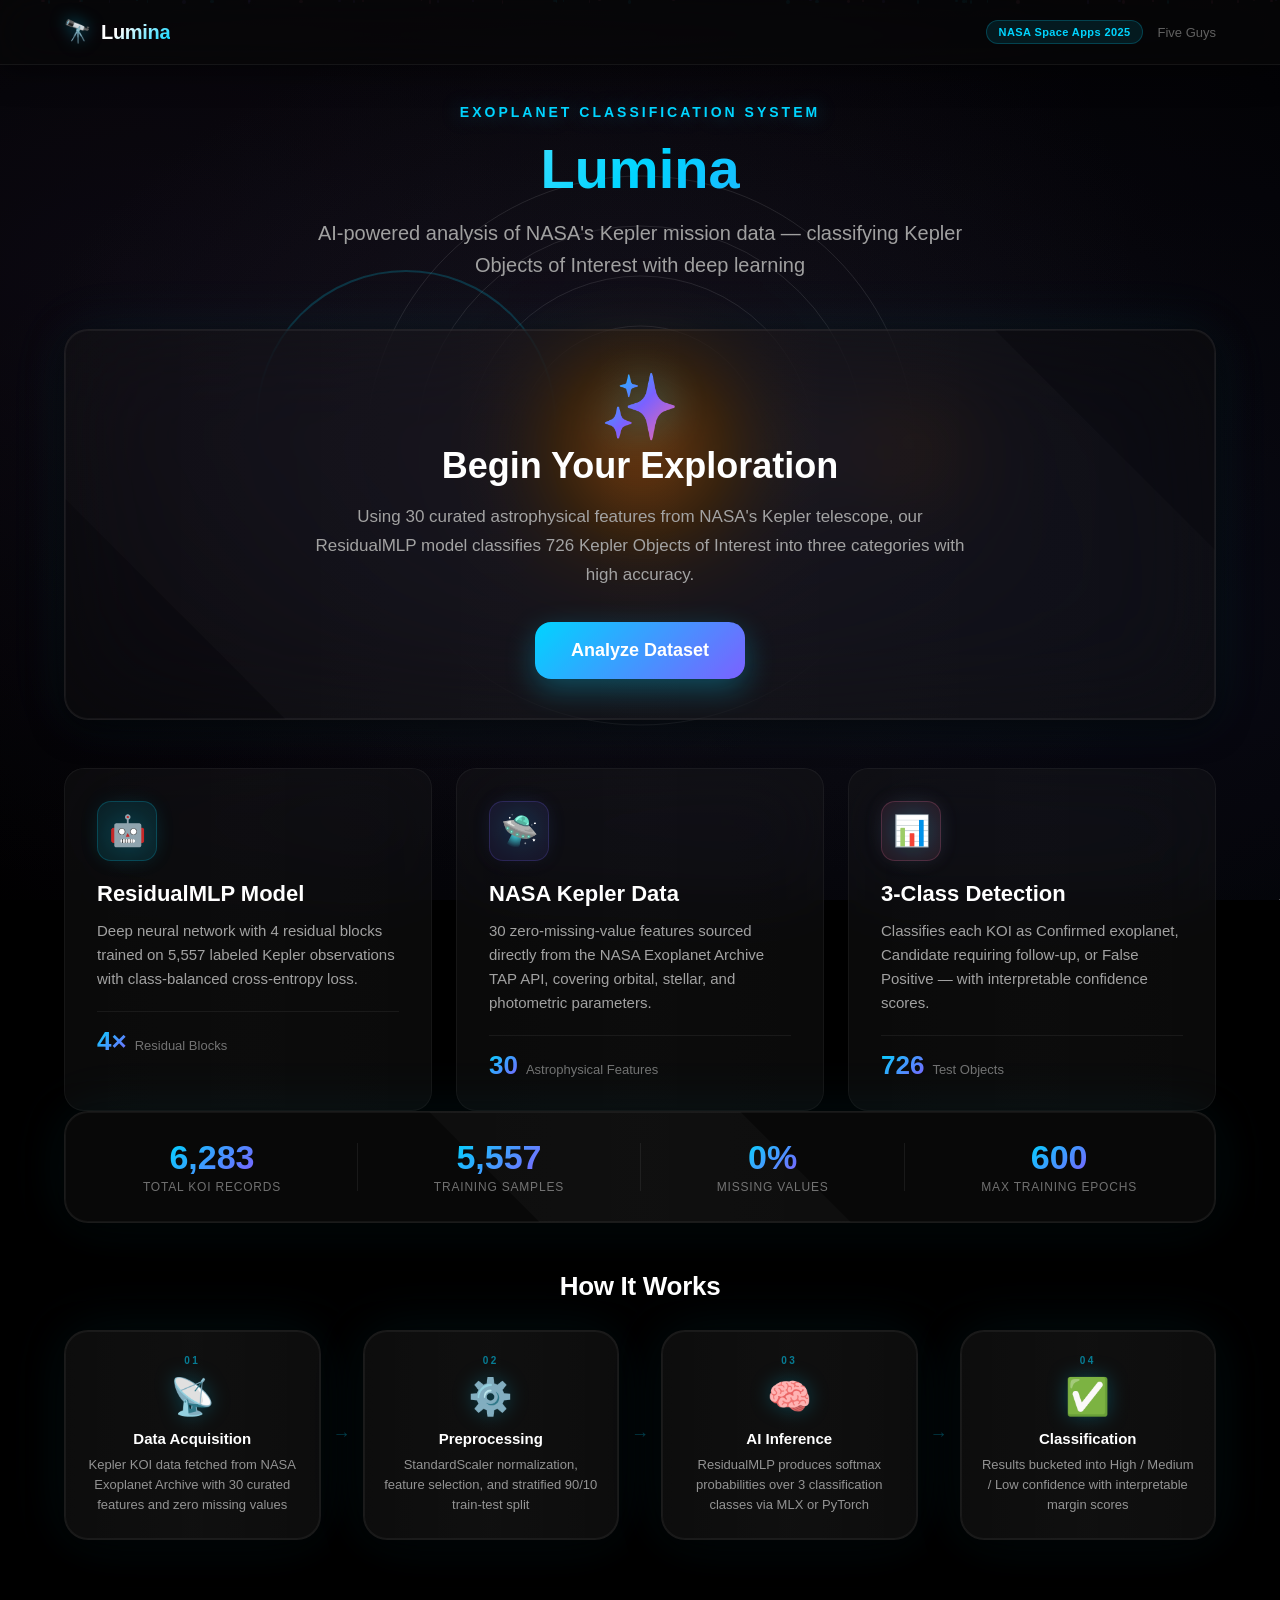
<file: frontend/index.html>
<!DOCTYPE html>
<html lang="en">
<head>
    <meta charset="UTF-8">
    <meta name="viewport" content="width=device-width, initial-scale=1.0">
    <title>Lumina — NASA Space Apps Challenge 2025</title>
    <link rel="stylesheet" href="style.css">
</head>
<body>
    <div class="animated-background" id="animatedBg">
        <div class="milky-way"></div>
        <div class="nebula nebula-1"></div>
        <div class="nebula nebula-2"></div>
        <div class="nebula nebula-3"></div>
        <div class="cosmic-dust"></div>
        <div class="stars"></div>
        <div class="stars stars-layer2"></div>
        <div class="stars stars-layer3"></div>
        <div class="energy-wave"></div>
        <div class="energy-wave"></div>
        <div class="comet"></div>
        <div class="comet"></div>
        <div class="comet"></div>
        <div class="shooting-star"></div>
        <div class="shooting-star"></div>
        <div class="shooting-star"></div>
        <div class="shooting-star"></div>
        <div class="solar-system">
            <div class="sun"></div>
            <div class="orbit orbit-1"></div>
            <div class="orbit orbit-2"></div>
            <div class="orbit orbit-3"></div>
            <div class="orbit orbit-4"></div>
            <div class="orbit orbit-5"></div>
            <div class="planet mercury"></div>
            <div class="planet venus"></div>
            <div class="planet earth"></div>
            <div class="planet mars"></div>
            <div class="planet jupiter"></div>
        </div>
    </div>

    <!-- Glassmorphic Navbar -->
    <nav class="glass-nav">
        <div class="nav-inner">
            <div class="nav-brand">
                <span class="nav-logo">🔭</span>
                <span class="nav-name">Lumina</span>
            </div>
            <div class="nav-right">
                <span class="nav-badge">NASA Space Apps 2025</span>
                <div class="nav-team">Five Guys</div>
            </div>
        </div>
    </nav>

    <!-- HOME SECTION -->
    <div class="section active" id="homeSection">
        <div class="container">
            <div class="hero">
                <div class="hero-label">Exoplanet Classification System</div>
                <h1 class="hero-title">Lumina</h1>
                <p class="hero-subtitle">AI-powered analysis of NASA's Kepler mission data — classifying Kepler Objects of Interest with deep learning</p>
            </div>

            <div class="glass-card main-card">
                <span class="sparkles-icon">✨</span>
                <h2>Begin Your Exploration</h2>
                <p>Using 30 curated astrophysical features from NASA's Kepler telescope, our ResidualMLP model classifies 726 Kepler Objects of Interest into three categories with high accuracy.</p>
                <button class="cta-button" onclick="analyzeDataset()">
                    Analyze Dataset
                </button>
            </div>

            <!-- Feature Cards -->
            <div class="feature-grid">
                <div class="feature-card">
                    <div class="feature-icon-wrap feature-icon-cyan">
                        <span class="feature-icon">🤖</span>
                    </div>
                    <h3>ResidualMLP Model</h3>
                    <p>Deep neural network with 4 residual blocks trained on 5,557 labeled Kepler observations with class-balanced cross-entropy loss.</p>
                    <div class="feature-stat">
                        <span class="stat-num">4×</span>
                        <span class="stat-desc">Residual Blocks</span>
                    </div>
                </div>
                <div class="feature-card">
                    <div class="feature-icon-wrap feature-icon-purple">
                        <span class="feature-icon">🛸</span>
                    </div>
                    <h3>NASA Kepler Data</h3>
                    <p>30 zero-missing-value features sourced directly from the NASA Exoplanet Archive TAP API, covering orbital, stellar, and photometric parameters.</p>
                    <div class="feature-stat">
                        <span class="stat-num">30</span>
                        <span class="stat-desc">Astrophysical Features</span>
                    </div>
                </div>
                <div class="feature-card">
                    <div class="feature-icon-wrap feature-icon-pink">
                        <span class="feature-icon">📊</span>
                    </div>
                    <h3>3-Class Detection</h3>
                    <p>Classifies each KOI as Confirmed exoplanet, Candidate requiring follow-up, or False Positive — with interpretable confidence scores.</p>
                    <div class="feature-stat">
                        <span class="stat-num">726</span>
                        <span class="stat-desc">Test Objects</span>
                    </div>
                </div>
            </div>

            <!-- Stats Strip -->
            <div class="glass-card stats-strip">
                <div class="strip-stat">
                    <span class="strip-num">6,283</span>
                    <span class="strip-label">Total KOI Records</span>
                </div>
                <div class="strip-divider"></div>
                <div class="strip-stat">
                    <span class="strip-num">5,557</span>
                    <span class="strip-label">Training Samples</span>
                </div>
                <div class="strip-divider"></div>
                <div class="strip-stat">
                    <span class="strip-num">0%</span>
                    <span class="strip-label">Missing Values</span>
                </div>
                <div class="strip-divider"></div>
                <div class="strip-stat">
                    <span class="strip-num">600</span>
                    <span class="strip-label">Max Training Epochs</span>
                </div>
            </div>

            <!-- How It Works -->
            <div class="how-it-works">
                <h3 class="section-title">How It Works</h3>
                <div class="steps-row">
                    <div class="step-card glass-card">
                        <div class="step-num">01</div>
                        <div class="step-icon">📡</div>
                        <div class="step-title">Data Acquisition</div>
                        <div class="step-desc">Kepler KOI data fetched from NASA Exoplanet Archive with 30 curated features and zero missing values</div>
                    </div>
                    <div class="step-arrow">→</div>
                    <div class="step-card glass-card">
                        <div class="step-num">02</div>
                        <div class="step-icon">⚙️</div>
                        <div class="step-title">Preprocessing</div>
                        <div class="step-desc">StandardScaler normalization, feature selection, and stratified 90/10 train-test split</div>
                    </div>
                    <div class="step-arrow">→</div>
                    <div class="step-card glass-card">
                        <div class="step-num">03</div>
                        <div class="step-icon">🧠</div>
                        <div class="step-title">AI Inference</div>
                        <div class="step-desc">ResidualMLP produces softmax probabilities over 3 classification classes via MLX or PyTorch</div>
                    </div>
                    <div class="step-arrow">→</div>
                    <div class="step-card glass-card">
                        <div class="step-num">04</div>
                        <div class="step-icon">✅</div>
                        <div class="step-title">Classification</div>
                        <div class="step-desc">Results bucketed into High / Medium / Low confidence with interpretable margin scores</div>
                    </div>
                </div>
            </div>
        </div>
    </div>

    <!-- RESULTS SECTION -->
    <div class="section" id="resultsSection">
        <div class="container">
            <div class="results-header">
                <button class="back-btn" onclick="analyzeAnother()">← Back</button>
                <div class="results-title-group">
                    <h2>Analysis Results</h2>
                    <p class="filename" id="resultsFilename">kepler_test.csv</p>
                </div>
            </div>

            <!-- Summary stats bar -->
            <div class="glass-card summary-bar" id="summaryBar">
                <div class="summary-item confirmed-item">
                    <span class="summary-count" id="confirmedCount">—</span>
                    <span class="summary-label">Confirmed</span>
                    <div class="summary-dot confirmed-dot"></div>
                </div>
                <div class="summary-divider"></div>
                <div class="summary-item candidate-item">
                    <span class="summary-count" id="candidateCount">—</span>
                    <span class="summary-label">Candidate</span>
                    <div class="summary-dot candidate-dot"></div>
                </div>
                <div class="summary-divider"></div>
                <div class="summary-item fp-item">
                    <span class="summary-count" id="fpCount">—</span>
                    <span class="summary-label">False Positive</span>
                    <div class="summary-dot fp-dot"></div>
                </div>
                <div class="summary-divider"></div>
                <div class="summary-item">
                    <span class="summary-count" id="totalCount">—</span>
                    <span class="summary-label">Total</span>
                </div>
            </div>

            <!-- Main result: confidence + prediction -->
            <div class="result-main-grid">
                <div class="glass-card confidence-card">
                    <div class="confidence-circle">
                        <svg width="200" height="200">
                            <defs>
                                <linearGradient id="confidenceGradient" x1="0%" y1="0%" x2="100%" y2="100%">
                                    <stop offset="0%" style="stop-color:#00D4FF;stop-opacity:1" />
                                    <stop offset="100%" style="stop-color:#7B61FF;stop-opacity:1" />
                                </linearGradient>
                            </defs>
                            <circle class="confidence-bg" cx="100" cy="100" r="90"></circle>
                            <circle class="confidence-progress" cx="100" cy="100" r="90"
                                    stroke-dasharray="565.48" stroke-dashoffset="113" id="confidenceCircle"></circle>
                        </svg>
                        <div class="confidence-value" id="confidenceValue">95%</div>
                    </div>
                    <div class="confidence-label">Model Confidence</div>
                    <div class="confidence-level-badge level-high" id="confidenceLevelBadge">High</div>
                </div>

                <div class="glass-card prediction-card">
                    <div class="prediction-header">
                        <span class="prediction-eyebrow">Classification Result</span>
                        <div class="prediction-badge badge-confirmed" id="predictionBadge">CONFIRMED</div>
                    </div>
                    <div class="prediction-meta-grid">
                        <div class="meta-cell">
                            <span class="meta-icon">📐</span>
                            <span class="meta-label">Confidence Margin</span>
                            <span class="meta-value" id="marginValue">—</span>
                        </div>
                        <div class="meta-cell">
                            <span class="meta-icon">🎯</span>
                            <span class="meta-label">Confidence Level</span>
                            <span class="meta-value" id="levelValue">—</span>
                        </div>
                        <div class="meta-cell">
                            <span class="meta-icon">🔢</span>
                            <span class="meta-label">Row Index</span>
                            <span class="meta-value" id="rowValue">—</span>
                        </div>
                        <div class="meta-cell">
                            <span class="meta-icon">🕐</span>
                            <span class="meta-label">Analyzed At</span>
                            <span class="meta-value" id="timestampValue">—</span>
                        </div>
                    </div>
                    <div class="prediction-description" id="predictionDescription">
                        This object has been classified as a confirmed exoplanet.
                    </div>
                </div>
            </div>

            <!-- Filter + Navigation + Jump Controls -->
            <div class="glass-card controls-bar">
                <div class="filter-pills">
                    <span class="filter-label">Filter:</span>
                    <button class="filter-pill active" data-filter="all" onclick="setFilter('all')">All</button>
                    <button class="filter-pill confirmed-pill" data-filter="CONFIRMED" onclick="setFilter('CONFIRMED')">Confirmed</button>
                    <button class="filter-pill candidate-pill" data-filter="CANDIDATE" onclick="setFilter('CANDIDATE')">Candidate</button>
                    <button class="filter-pill fp-pill" data-filter="FALSE POSITIVE" onclick="setFilter('FALSE POSITIVE')">False Positive</button>
                </div>
                <div class="row-nav-group">
                    <button class="nav-btn" onclick="previousRow()" id="prevBtn">← Prev</button>
                    <div class="row-indicator" id="rowIndicator">1 / 726</div>
                    <button class="nav-btn" onclick="nextRow()" id="nextBtn">Next →</button>
                </div>
                <div class="jump-group">
                    <span class="filter-label">Jump:</span>
                    <input class="jump-input" type="number" id="jumpInput" min="1" placeholder="#" />
                    <button class="jump-btn" onclick="jumpToRow()">Go</button>
                </div>
            </div>

            <!-- Action Buttons -->
            <div class="results-actions">
                <button class="action-btn btn-primary" onclick="analyzeAnother()">New Analysis</button>
                <button class="action-btn btn-secondary" onclick="downloadReport()">Download Report</button>
                <button class="action-btn btn-secondary" onclick="downloadAllReport()">Export All (CSV)</button>
                <button class="action-btn btn-secondary" onclick="viewRawData()">Raw Data</button>
            </div>
        </div>
    </div>

    <!-- LOADING SCREEN -->
    <div class="loading-screen" id="loadingScreen">
        <div class="loading-content">
            <span class="telescope-animation">🔭</span>
            <div class="loading-spinner-container">
                <div class="spinner-ring spinner-ring-1"></div>
                <div class="spinner-ring spinner-ring-2"></div>
                <div class="spinner-ring spinner-ring-3"></div>
                <div class="loading-orb"></div>
            </div>
            <div class="loading-text">Analyzing Observations</div>
            <div class="loading-stage" id="loadingStage">Initializing AI models...</div>
            <div class="progress-container">
                <div class="progress-bar"></div>
            </div>
            <div class="loading-subtext">
                Scanning Kepler data for exoplanets<br>
                This may take a few moments...
            </div>
        </div>
    </div>

    <!-- RAW DATA MODAL -->
    <div class="raw-data-modal" id="rawDataModal">
        <div class="raw-data-content">
            <div class="raw-data-header">
                <h3>Raw Analysis Data</h3>
                <div class="raw-data-close" onclick="closeRawDataModal()">✕</div>
            </div>
            <div class="json-display" id="jsonDisplay"></div>
        </div>
    </div>

    <!-- ERROR BANNER -->
    <div class="error-banner" id="errorBanner">
        <span id="errorText"></span>
        <button onclick="closeError()">✕</button>
    </div>

    <script src="app.js"></script>
</body>
</html>
</file>
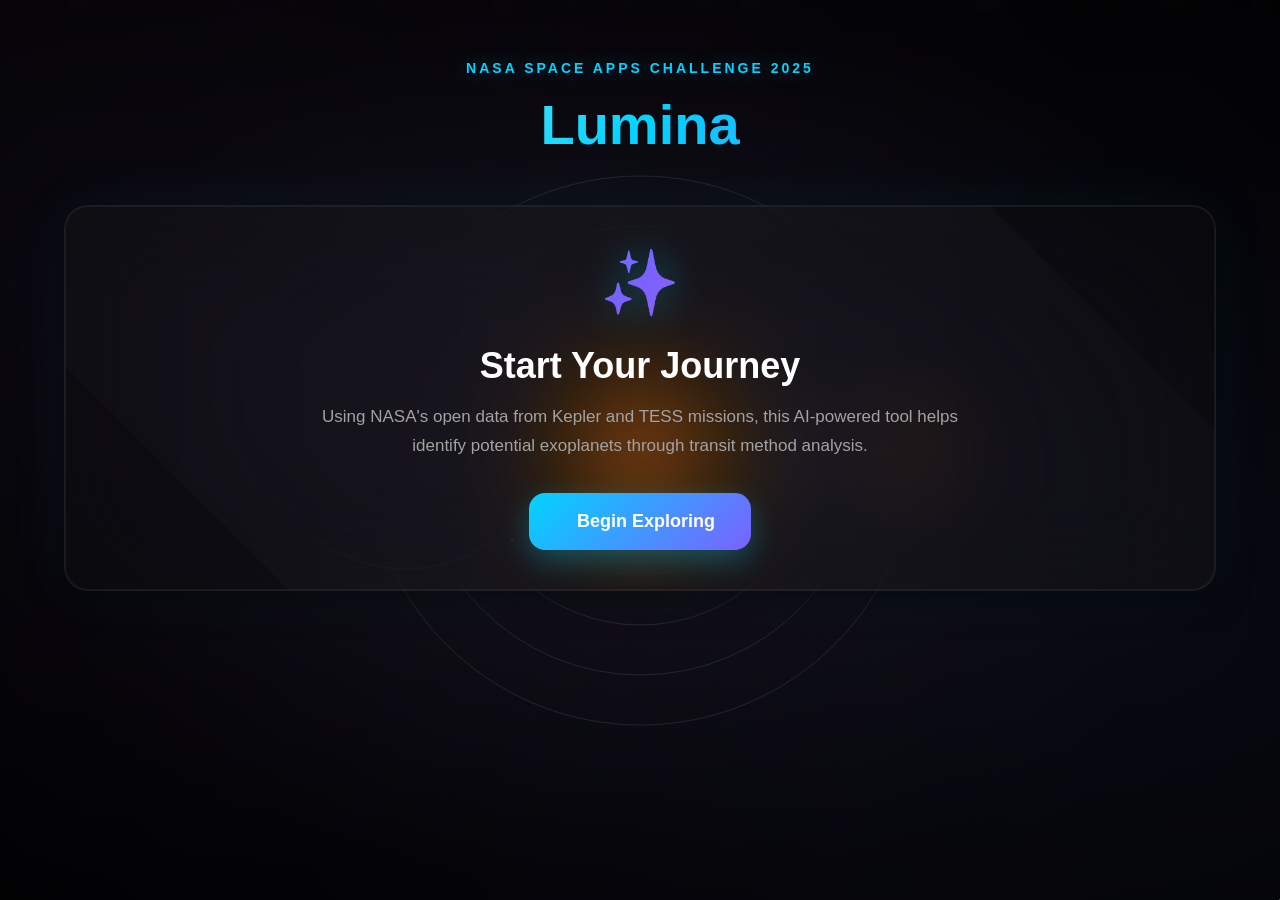
<file: frontend/lumina_final.html>
<!DOCTYPE html>
<html lang="en">
<head>
    <meta charset="UTF-8">
    <meta name="viewport" content="width=device-width, initial-scale=1.0">
    <title>PlanetExplorer - NASA Space Apps Challenge 2025</title>
    <style>
        * {
            margin: 0;
            padding: 0;
            box-sizing: border-box;
        }

        body {
            font-family: -apple-system, BlinkMacSystemFont, 'Segoe UI', Roboto, Oxygen, Ubuntu, Cantarell, sans-serif;
            background: #000000;
            color: #ffffff;
            overflow-x: hidden;
            min-height: 100vh;
            position: relative;
        }

        /* Enhanced animated background */
        .animated-background {
            position: fixed;
            top: 0;
            left: 0;
            width: 100%;
            height: 100%;
            overflow: hidden;
            z-index: 0;
            background: radial-gradient(ellipse at center, #0a0a0a 0%, #000000 70%, #000000 100%);
        }

        /* Rotating galaxy with depth */
        .milky-way {
            position: absolute;
            width: 200%;
            height: 200%;
            top: -50%;
            left: -50%;
            background: 
                radial-gradient(ellipse at 30% 40%, rgba(100, 80, 150, 0.15) 0%, transparent 40%),
                radial-gradient(ellipse at 70% 60%, rgba(80, 100, 200, 0.12) 0%, transparent 50%),
                radial-gradient(ellipse at 50% 50%, rgba(150, 100, 200, 0.08) 0%, transparent 60%);
            animation: rotateMilkyWay 200s linear infinite;
            opacity: 0.6;
        }

        @keyframes rotateMilkyWay {
            from { transform: rotate(0deg); }
            to { transform: rotate(360deg); }
        }

        /* Nebula clouds with color variation */
        .nebula {
            position: absolute;
            border-radius: 50%;
            filter: blur(80px);
            opacity: 0;
            animation: nebulaDrift 30s ease-in-out infinite;
        }

        .nebula-1 {
            width: 600px;
            height: 600px;
            background: radial-gradient(circle, rgba(138, 43, 226, 0.3), transparent);
            top: 20%;
            left: 10%;
            animation-delay: 0s;
        }

        .nebula-2 {
            width: 500px;
            height: 500px;
            background: radial-gradient(circle, rgba(0, 191, 255, 0.25), transparent);
            top: 60%;
            right: 15%;
            animation-delay: 10s;
        }

        .nebula-3 {
            width: 550px;
            height: 550px;
            background: radial-gradient(circle, rgba(255, 20, 147, 0.2), transparent);
            bottom: 20%;
            left: 30%;
            animation-delay: 20s;
        }

        @keyframes nebulaDrift {
            0%, 100% {
                opacity: 0.2;
                transform: translate(0, 0) scale(1);
            }
            50% {
                opacity: 0.4;
                transform: translate(100px, -100px) scale(1.2);
            }
        }

        /* Multi-layer stars with different sizes */
        .stars {
            position: absolute;
            width: 100%;
            height: 100%;
            background-image: 
                radial-gradient(2px 2px at 20% 30%, white, transparent),
                radial-gradient(2px 2px at 60% 70%, white, transparent),
                radial-gradient(1px 1px at 50% 50%, white, transparent),
                radial-gradient(1px 1px at 80% 10%, white, transparent),
                radial-gradient(2px 2px at 90% 60%, white, transparent),
                radial-gradient(1px 1px at 33% 70%, white, transparent),
                radial-gradient(1px 1px at 79% 80%, white, transparent),
                radial-gradient(3px 3px at 15% 25%, rgba(255,255,255,0.8), transparent);
            background-size: 200% 200%;
            background-position: 0 0;
            animation: twinkle 200s linear infinite;
        }

        .stars-layer2 {
            background-image: 
                radial-gradient(1px 1px at 10% 20%, rgba(255,255,255,0.8), transparent),
                radial-gradient(1px 1px at 40% 80%, rgba(255,255,255,0.8), transparent),
                radial-gradient(2px 2px at 70% 40%, rgba(255,255,255,0.9), transparent),
                radial-gradient(2px 2px at 85% 90%, rgba(255,255,255,0.8), transparent),
                radial-gradient(1px 1px at 25% 60%, rgba(255,255,255,0.7), transparent),
                radial-gradient(3px 3px at 45% 35%, rgba(255,255,255,0.6), transparent);
            background-size: 250% 250%;
            animation: twinkle 150s linear infinite reverse;
        }

        .stars-layer3 {
            background-image: 
                radial-gradient(1px 1px at 15% 85%, rgba(0,212,255,0.6), transparent),
                radial-gradient(1px 1px at 55% 25%, rgba(123,97,255,0.6), transparent),
                radial-gradient(2px 2px at 75% 75%, rgba(255,107,157,0.6), transparent),
                radial-gradient(2px 2px at 95% 45%, rgba(255,255,255,0.6), transparent),
                radial-gradient(1px 1px at 35% 55%, rgba(0,255,127,0.5), transparent);
            background-size: 300% 300%;
            animation: twinkle 100s linear infinite;
        }

        @keyframes twinkle {
            0%, 100% { 
                opacity: 0.8;
                background-position: 0 0;
            }
            50% { 
                opacity: 1;
                background-position: 100% 100%;
            }
        }

        /* Cosmic dust particles */
        .cosmic-dust {
            position: absolute;
            width: 100%;
            height: 100%;
            background-image: 
                radial-gradient(1px 1px at 25% 45%, rgba(255,255,255,0.1), transparent),
                radial-gradient(1px 1px at 65% 75%, rgba(255,255,255,0.1), transparent),
                radial-gradient(1px 1px at 85% 15%, rgba(255,255,255,0.1), transparent);
            background-size: 400% 400%;
            animation: dustFlow 180s linear infinite;
        }

        @keyframes dustFlow {
            0% { background-position: 0 0; }
            100% { background-position: 100% 100%; }
        }

        /* Solar system animation */
        .solar-system {
            position: absolute;
            top: 50%;
            left: 50%;
            transform: translate(-50%, -50%);
            width: 1px;
            height: 1px;
        }

        .sun {
            position: absolute;
            width: 80px;
            height: 80px;
            background: radial-gradient(circle, #FDB813, #FF8C00, #FF4500);
            border-radius: 50%;
            top: 50%;
            left: 50%;
            transform: translate(-50%, -50%);
            box-shadow: 
                0 0 60px #FDB813,
                0 0 100px #FF8C00,
                0 0 140px rgba(255, 140, 0, 0.5);
            animation: sunPulse 4s ease-in-out infinite;
            z-index: 10;
        }

        @keyframes sunPulse {
            0%, 100% {
                transform: translate(-50%, -50%) scale(1);
                box-shadow: 
                    0 0 60px #FDB813,
                    0 0 100px #FF8C00,
                    0 0 140px rgba(255, 140, 0, 0.5);
            }
            50% {
                transform: translate(-50%, -50%) scale(1.1);
                box-shadow: 
                    0 0 80px #FDB813,
                    0 0 120px #FF8C00,
                    0 0 160px rgba(255, 140, 0, 0.6);
            }
        }

        /* Orbital paths */
        .orbit {
            position: absolute;
            border: 1px solid rgba(255, 255, 255, 0.1);
            border-radius: 50%;
            top: 50%;
            left: 50%;
            transform: translate(-50%, -50%);
        }

        .orbit-1 { width: 150px; height: 150px; animation: rotateOrbit 20s linear infinite; }
        .orbit-2 { width: 250px; height: 250px; animation: rotateOrbit 35s linear infinite; }
        .orbit-3 { width: 350px; height: 350px; animation: rotateOrbit 50s linear infinite; }
        .orbit-4 { width: 450px; height: 450px; animation: rotateOrbit 70s linear infinite; }
        .orbit-5 { width: 550px; height: 550px; animation: rotateOrbit 90s linear infinite; }

        @keyframes rotateOrbit {
            from { transform: translate(-50%, -50%) rotate(0deg); }
            to { transform: translate(-50%, -50%) rotate(360deg); }
        }

        /* Planets */
        .planet {
            position: absolute;
            border-radius: 50%;
            top: 50%;
            left: 50%;
        }

        .mercury {
            width: 12px;
            height: 12px;
            background: radial-gradient(circle at 30% 30%, #C0C0C0, #808080);
            transform: translate(-50%, -50%) translateX(75px);
            box-shadow: 0 0 10px rgba(192, 192, 192, 0.5);
            animation: orbitMercury 20s linear infinite;
        }

        @keyframes orbitMercury {
            from { transform: translate(-50%, -50%) rotate(0deg) translateX(75px) rotate(0deg); }
            to { transform: translate(-50%, -50%) rotate(360deg) translateX(75px) rotate(-360deg); }
        }

        .venus {
            width: 18px;
            height: 18px;
            background: radial-gradient(circle at 30% 30%, #FFC649, #CD853F);
            transform: translate(-50%, -50%) translateX(125px);
            box-shadow: 0 0 15px rgba(255, 198, 73, 0.6);
            animation: orbitVenus 35s linear infinite;
        }

        @keyframes orbitVenus {
            from { transform: translate(-50%, -50%) rotate(0deg) translateX(125px) rotate(0deg); }
            to { transform: translate(-50%, -50%) rotate(360deg) translateX(125px) rotate(-360deg); }
        }

        .earth {
            width: 20px;
            height: 20px;
            background: radial-gradient(circle at 30% 30%, #4A90E2, #1E5BA8, #0A2E5C);
            transform: translate(-50%, -50%) translateX(175px);
            box-shadow: 0 0 20px rgba(74, 144, 226, 0.7);
            animation: orbitEarth 50s linear infinite;
        }

        @keyframes orbitEarth {
            from { transform: translate(-50%, -50%) rotate(0deg) translateX(175px) rotate(0deg); }
            to { transform: translate(-50%, -50%) rotate(360deg) translateX(175px) rotate(-360deg); }
        }

        .mars {
            width: 16px;
            height: 16px;
            background: radial-gradient(circle at 30% 30%, #E27B58, #C1440E);
            transform: translate(-50%, -50%) translateX(225px);
            box-shadow: 0 0 15px rgba(226, 123, 88, 0.6);
            animation: orbitMars 70s linear infinite;
        }

        @keyframes orbitMars {
            from { transform: translate(-50%, -50%) rotate(0deg) translateX(225px) rotate(0deg); }
            to { transform: translate(-50%, -50%) rotate(360deg) translateX(225px) rotate(-360deg); }
        }

        .jupiter {
            width: 35px;
            height: 35px;
            background: radial-gradient(circle at 30% 30%, #C88B3A, #8B4513);
            transform: translate(-50%, -50%) translateX(275px);
            box-shadow: 0 0 25px rgba(200, 139, 58, 0.6);
            animation: orbitJupiter 90s linear infinite;
        }

        @keyframes orbitJupiter {
            from { transform: translate(-50%, -50%) rotate(0deg) translateX(275px) rotate(0deg); }
            to { transform: translate(-50%, -50%) rotate(360deg) translateX(275px) rotate(-360deg); }
        }

        /* Comet trails */
        .comet {
            position: absolute;
            width: 4px;
            height: 4px;
            background: white;
            border-radius: 50%;
            box-shadow: 0 0 20px white, -100px 0 30px rgba(255,255,255,0.3);
            animation: cometFly 15s linear infinite;
            opacity: 0;
        }

        @keyframes cometFly {
            0% {
                transform: translate(100vw, -100px) rotate(-45deg);
                opacity: 0;
            }
            10% {
                opacity: 1;
            }
            90% {
                opacity: 1;
            }
            100% {
                transform: translate(-100px, 100vh) rotate(-45deg);
                opacity: 0;
            }
        }

        .comet:nth-child(1) { top: 20%; animation-delay: 3s; }
        .comet:nth-child(2) { top: 50%; animation-delay: 8s; }
        .comet:nth-child(3) { top: 70%; animation-delay: 13s; }

        /* Shooting stars */
        .shooting-star {
            position: absolute;
            width: 2px;
            height: 2px;
            background: white;
            border-radius: 50%;
            box-shadow: 0 0 10px 2px white;
            animation: shoot 3s linear infinite;
            opacity: 0;
        }

        @keyframes shoot {
            0% {
                transform: translateX(0) translateY(0);
                opacity: 1;
            }
            100% {
                transform: translateX(-300px) translateY(300px);
                opacity: 0;
            }
        }

        .shooting-star:nth-child(1) { top: 10%; left: 80%; animation-delay: 2s; }
        .shooting-star:nth-child(2) { top: 30%; left: 90%; animation-delay: 5s; }
        .shooting-star:nth-child(3) { top: 50%; left: 85%; animation-delay: 8s; }
        .shooting-star:nth-child(4) { top: 70%; left: 95%; animation-delay: 11s; }

        /* Floating particles */
        .particle {
            position: absolute;
            border-radius: 50%;
            animation: float linear infinite;
            opacity: 0.5;
            box-shadow: 0 0 20px currentColor;
        }

        @keyframes float {
            0% {
                transform: translateY(100vh) translateX(0) scale(0) rotate(0deg);
                opacity: 0;
            }
            10% {
                opacity: 0.6;
            }
            90% {
                opacity: 0.6;
            }
            100% {
                transform: translateY(-100vh) translateX(100px) scale(1.5) rotate(360deg);
                opacity: 0;
            }
        }

        /* Energy waves */
        .energy-wave {
            position: absolute;
            width: 300px;
            height: 300px;
            border: 2px solid rgba(0, 212, 255, 0.1);
            border-radius: 50%;
            top: 30%;
            left: 20%;
            animation: energyPulse 8s ease-in-out infinite;
        }

        @keyframes energyPulse {
            0%, 100% {
                transform: scale(0.8);
                opacity: 0;
            }
            50% {
                transform: scale(2);
                opacity: 0.3;
            }
        }

        .energy-wave:nth-child(2) {
            top: 60%;
            left: 70%;
            animation-delay: 4s;
            border-color: rgba(123, 97, 255, 0.1);
        }

        .container {
            position: relative;
            z-index: 1;
            max-width: 1200px;
            margin: 0 auto;
            padding: 60px 24px 150px;
        }

        .section {
            display: none;
        }

        .section.active {
            display: block;
        }

        .hero {
            margin-bottom: 48px;
            text-align: center;
        }

        .hero-label {
            font-size: 14px;
            font-weight: 600;
            letter-spacing: 3px;
            color: #00D4FF;
            margin-bottom: 16px;
            text-transform: uppercase;
            text-shadow: 0 0 20px rgba(0, 212, 255, 0.4);
            animation: glow 2s ease-in-out infinite;
        }

        @keyframes glow {
            0%, 100% {
                text-shadow: 0 0 20px rgba(0, 212, 255, 0.4);
            }
            50% {
                text-shadow: 0 0 30px rgba(0, 212, 255, 0.7), 0 0 60px rgba(0, 212, 255, 0.3);
            }
        }

        .hero-title {
            font-size: 56px;
            font-weight: 800;
            background: linear-gradient(135deg, #ffffff, #00D4FF, #7B61FF);
            -webkit-background-clip: text;
            -webkit-text-fill-color: transparent;
            margin-bottom: 16px;
            animation: titleShine 3s ease-in-out infinite;
        }

        @keyframes titleShine {
            0%, 100% {
                filter: brightness(1) drop-shadow(0 0 20px rgba(0, 212, 255, 0.2));
            }
            50% {
                filter: brightness(1.3) drop-shadow(0 0 40px rgba(0, 212, 255, 0.4));
            }
        }

        .hero-subtitle {
            font-size: 20px;
            color: #A0A0A0;
            line-height: 1.6;
            max-width: 700px;
            margin: 0 auto;
        }

        .glass-card {
            position: relative;
            background: rgba(20, 20, 20, 0.4);
            backdrop-filter: blur(40px) saturate(150%);
            -webkit-backdrop-filter: blur(40px) saturate(150%);
            border-radius: 24px;
            padding: 40px;
            margin-bottom: 32px;
            box-shadow: 
                0 8px 32px rgba(0, 0, 0, 0.6),
                0 0 0 1px rgba(255, 255, 255, 0.05) inset,
                0 0 60px rgba(0, 212, 255, 0.08);
            border: 1px solid rgba(255, 255, 255, 0.08);
            transition: all 0.4s cubic-bezier(0.4, 0, 0.2, 1);
            overflow: hidden;
        }

        .glass-card::before {
            content: '';
            position: absolute;
            top: -50%;
            left: -50%;
            width: 200%;
            height: 200%;
            background: linear-gradient(45deg, transparent, rgba(255, 255, 255, 0.03), transparent);
            transform: rotate(45deg);
            animation: shimmer 3s infinite;
        }

        @keyframes shimmer {
            0% {
                transform: translateX(-100%) translateY(-100%) rotate(45deg);
            }
            100% {
                transform: translateX(100%) translateY(100%) rotate(45deg);
            }
        }

        .glass-card:hover {
            transform: translateY(-8px) scale(1.02);
            box-shadow: 
                0 16px 48px rgba(0, 0, 0, 0.7),
                0 0 0 1px rgba(255, 255, 255, 0.1) inset,
                0 0 100px rgba(0, 212, 255, 0.15);
            background: rgba(25, 25, 25, 0.5);
            border-color: rgba(0, 212, 255, 0.3);
        }

        .main-card {
            text-align: center;
            background: rgba(15, 15, 15, 0.5);
            backdrop-filter: blur(50px) saturate(180%);
        }

        .sparkles-icon {
            font-size: 64px;
            background: linear-gradient(135deg, #00D4FF, #7B61FF, #FF6B9D);
            -webkit-background-clip: text;
            -webkit-text-fill-color: transparent;
            margin-bottom: 24px;
            filter: drop-shadow(0 0 20px rgba(0, 212, 255, 0.4));
            animation: bounce 2s ease-in-out infinite;
        }

        @keyframes bounce {
            0%, 100% {
                transform: translateY(0) scale(1);
            }
            50% {
                transform: translateY(-10px) scale(1.05);
            }
        }

        .main-card h2 {
            font-size: 36px;
            font-weight: 700;
            color: #ffffff;
            margin-bottom: 16px;
        }

        .main-card p {
            font-size: 17px;
            color: #A0A0A0;
            line-height: 1.7;
            margin-bottom: 32px;
            max-width: 650px;
            margin-left: auto;
            margin-right: auto;
        }

        .cta-button {
            display: inline-flex;
            align-items: center;
            gap: 12px;
            background: linear-gradient(135deg, #00D4FF, #7B61FF);
            color: #ffffff;
            font-size: 18px;
            font-weight: 600;
            padding: 18px 36px;
            border-radius: 16px;
            border: none;
            cursor: pointer;
            box-shadow: 0 10px 30px rgba(0, 212, 255, 0.3);
            transition: all 0.3s ease;
            position: relative;
            overflow: hidden;
        }

        .cta-button::before {
            content: '';
            position: absolute;
            top: 0;
            left: -100%;
            width: 100%;
            height: 100%;
            background: linear-gradient(90deg, transparent, rgba(255, 255, 255, 0.25), transparent);
            transition: left 0.5s;
        }

        .cta-button:hover::before {
            left: 100%;
        }

        .cta-button:hover {
            transform: translateY(-3px);
            box-shadow: 0 15px 40px rgba(0, 212, 255, 0.5);
            background: linear-gradient(135deg, #00E4FF, #8B71FF);
        }

        .cta-button:active {
            transform: translateY(-1px);
        }

        .feature-grid {
            display: grid;
            grid-template-columns: repeat(auto-fit, minmax(320px, 1fr));
            gap: 24px;
            margin-top: 48px;
        }

        .feature-card {
            position: relative;
            background: rgba(20, 20, 20, 0.35);
            backdrop-filter: blur(40px) saturate(150%);
            -webkit-backdrop-filter: blur(40px) saturate(150%);
            border-radius: 20px;
            padding: 32px;
            border: 1px solid rgba(255, 255, 255, 0.06);
            transition: all 0.4s cubic-bezier(0.4, 0, 0.2, 1);
            overflow: hidden;
        }

        .feature-card::before {
            content: '';
            position: absolute;
            top: -50%;
            left: -50%;
            width: 200%;
            height: 200%;
            background: linear-gradient(45deg, transparent, rgba(255, 255, 255, 0.02), transparent);
            transform: rotate(45deg);
            animation: shimmer 4s infinite;
        }

        .feature-card:hover {
            transform: translateY(-8px);
            background: rgba(25, 25, 25, 0.45);
            box-shadow: 
                0 16px 48px rgba(0, 212, 255, 0.15),
                0 0 0 1px rgba(0, 212, 255, 0.2) inset;
            border-color: rgba(0, 212, 255, 0.3);
        }

        .feature-icon {
            font-size: 48px;
            margin-bottom: 20px;
            filter: drop-shadow(0 0 15px rgba(0, 212, 255, 0.3));
            animation: iconFloat 3s ease-in-out infinite;
        }

        @keyframes iconFloat {
            0%, 100% {
                transform: translateY(0) rotate(0deg);
            }
            50% {
                transform: translateY(-5px) rotate(5deg);
            }
        }

        .feature-card h3 {
            font-size: 22px;
            font-weight: 600;
            color: #ffffff;
            margin-bottom: 12px;
        }

        .feature-card p {
            font-size: 15px;
            color: #A0A0A0;
            line-height: 1.6;
        }

        .info-section {
            margin-top: 48px;
        }

        .info-section h3 {
            font-size: 28px;
            font-weight: 700;
            color: #ffffff;
            margin-bottom: 20px;
            text-align: center;
        }

        .info-section p {
            font-size: 16px;
            color: #A0A0A0;
            line-height: 1.7;
            text-align: center;
            max-width: 800px;
            margin: 0 auto 32px;
        }

        .upload-modal {
            display: none;
            position: fixed;
            top: 0;
            left: 0;
            width: 100%;
            height: 100%;
            background: rgba(0, 0, 0, 0.9);
            backdrop-filter: blur(15px);
            z-index: 1000;
            align-items: center;
            justify-content: center;
            animation: fadeIn 0.3s ease;
        }

        .upload-modal.active {
            display: flex;
        }

        .upload-modal-content {
            background: rgba(15, 15, 15, 0.7);
            backdrop-filter: blur(50px) saturate(180%);
            border-radius: 24px;
            padding: 48px;
            max-width: 500px;
            width: 90%;
            border: 1px solid rgba(255, 255, 255, 0.1);
            box-shadow: 
                0 20px 60px rgba(0, 0, 0, 0.8),
                0 0 0 1px rgba(255, 255, 255, 0.08) inset,
                0 0 80px rgba(0, 212, 255, 0.15);
            position: relative;
            animation: slideUp 0.4s ease;
        }

        @keyframes slideUp {
            from {
                opacity: 0;
                transform: translateY(50px);
            }
            to {
                opacity: 1;
                transform: translateY(0);
            }
        }

        .upload-modal-close {
            position: absolute;
            top: 20px;
            right: 20px;
            background: rgba(255, 255, 255, 0.08);
            border: 1px solid rgba(255, 255, 255, 0.15);
            color: #ffffff;
            width: 36px;
            height: 36px;
            border-radius: 50%;
            display: flex;
            align-items: center;
            justify-content: center;
            cursor: pointer;
            font-size: 20px;
            transition: all 0.3s ease;
        }

        .upload-modal-close:hover {
            background: rgba(255, 255, 255, 0.15);
            transform: rotate(90deg);
        }

        .upload-modal-icon {
            font-size: 64px;
            text-align: center;
            margin-bottom: 24px;
            filter: drop-shadow(0 0 20px rgba(0, 212, 255, 0.4));
        }

        .upload-modal h2 {
            font-size: 32px;
            font-weight: 700;
            color: #ffffff;
            text-align: center;
            margin-bottom: 16px;
        }

        .upload-modal p {
            font-size: 16px;
            color: #A0A0A0;
            text-align: center;
            margin-bottom: 32px;
            line-height: 1.6;
        }

        .file-upload-area {
            border: 2px dashed rgba(0, 212, 255, 0.25);
            border-radius: 16px;
            padding: 40px;
            text-align: center;
            background: rgba(0, 212, 255, 0.03);
            cursor: pointer;
            transition: all 0.3s ease;
            margin-bottom: 24px;
        }

        .file-upload-area:hover {
            border-color: rgba(0, 212, 255, 0.5);
            background: rgba(0, 212, 255, 0.08);
            transform: scale(1.02);
        }

        .file-upload-area input[type="file"] {
            display: none;
        }

        .file-upload-icon {
            font-size: 48px;
            margin-bottom: 16px;
        }

        .file-upload-text {
            font-size: 16px;
            color: #ffffff;
            margin-bottom: 8px;
            font-weight: 600;
        }

        .file-upload-subtext {
            font-size: 14px;
            color: #808080;
        }

        .format-badges {
            display: flex;
            gap: 12px;
            justify-content: center;
            flex-wrap: wrap;
        }

        .badge {
            padding: 8px 16px;
            background: rgba(255, 255, 255, 0.03);
            border: 1px solid rgba(255, 255, 255, 0.08);
            border-radius: 20px;
            font-size: 13px;
            font-weight: 600;
            color: #00D4FF;
        }

        .selected-file {
            text-align: center;
            padding: 16px;
            background: rgba(0, 212, 255, 0.08);
            border: 1px solid rgba(0, 212, 255, 0.25);
            border-radius: 12px;
            margin-top: 16px;
            display: none;
        }

        .selected-file.active {
            display: block;
        }

        .selected-file-icon {
            font-size: 24px;
            margin-bottom: 8px;
        }

        .selected-file-name {
            font-size: 14px;
            color: #00D4FF;
            font-weight: 600;
        }

        .loading-screen {
            display: none;
            position: fixed;
            top: 0;
            left: 0;
            width: 100%;
            height: 100%;
            background: rgba(0, 0, 0, 0.98);
            backdrop-filter: blur(20px);
            z-index: 2000;
            align-items: center;
            justify-content: center;
            flex-direction: column;
        }

        .loading-screen.active {
            display: flex;
        }

        .loading-content {
            text-align: center;
            max-width: 600px;
            padding: 40px;
        }

        .telescope-animation {
            font-size: 120px;
            margin-bottom: 40px;
            animation: telescopeScan 3s ease-in-out infinite;
            filter: drop-shadow(0 0 30px rgba(0, 212, 255, 0.6));
        }

        @keyframes telescopeScan {
            0%, 100% {
                transform: rotate(-10deg) scale(1);
            }
            25% {
                transform: rotate(10deg) scale(1.1);
            }
            50% {
                transform: rotate(-10deg) scale(1);
            }
            75% {
                transform: rotate(10deg) scale(1.1);
            }
        }

        .loading-spinner-container {
            position: relative;
            width: 150px;
            height: 150px;
            margin: 0 auto 40px;
        }

        .spinner-ring {
            position: absolute;
            border-radius: 50%;
            border: 3px solid transparent;
            animation: spinRing 2s linear infinite;
        }

        .spinner-ring-1 {
            width: 150px;
            height: 150px;
            border-top-color: #00D4FF;
            border-right-color: #00D4FF;
            animation-duration: 1.5s;
        }

        .spinner-ring-2 {
            width: 120px;
            height: 120px;
            border-bottom-color: #7B61FF;
            border-left-color: #7B61FF;
            top: 15px;
            left: 15px;
            animation-duration: 2s;
            animation-direction: reverse;
        }

        .spinner-ring-3 {
            width: 90px;
            height: 90px;
            border-top-color: #FF6B9D;
            border-right-color: #FF6B9D;
            top: 30px;
            left: 30px;
            animation-duration: 1s;
        }

        @keyframes spinRing {
            0% { transform: rotate(0deg); }
            100% { transform: rotate(360deg); }
        }

        .loading-orb {
            position: absolute;
            width: 20px;
            height: 20px;
            background: radial-gradient(circle, #00D4FF, #7B61FF);
            border-radius: 50%;
            top: 50%;
            left: 50%;
            transform: translate(-50%, -50%);
            box-shadow: 0 0 30px #00D4FF;
            animation: orbPulse 1.5s ease-in-out infinite;
        }

        @keyframes orbPulse {
            0%, 100% {
                transform: translate(-50%, -50%) scale(1);
                box-shadow: 0 0 30px #00D4FF;
            }
            50% {
                transform: translate(-50%, -50%) scale(1.3);
                box-shadow: 0 0 50px #00D4FF, 0 0 80px #7B61FF;
            }
        }

        .loading-text {
            font-size: 28px;
            color: #ffffff;
            font-weight: 700;
            text-align: center;
            margin-bottom: 16px;
            background: linear-gradient(135deg, #00D4FF, #7B61FF, #FF6B9D);
            -webkit-background-clip: text;
            -webkit-text-fill-color: transparent;
            animation: textShimmer 2s ease-in-out infinite;
        }

        @keyframes textShimmer {
            0%, 100% {
                filter: brightness(1);
            }
            50% {
                filter: brightness(1.5);
            }
        }

        .loading-stage {
            font-size: 16px;
            color: #00D4FF;
            font-weight: 600;
            margin-bottom: 12px;
            animation: fadeInOut 2s ease-in-out infinite;
        }

        @keyframes fadeInOut {
            0%, 100% { opacity: 0.5; }
            50% { opacity: 1; }
        }

        .loading-subtext {
            font-size: 14px;
            color: #808080;
            line-height: 1.6;
        }

        .progress-container {
            width: 100%;
            height: 6px;
            background: rgba(255, 255, 255, 0.05);
            border-radius: 10px;
            overflow: hidden;
            margin: 24px 0;
        }

        .progress-bar {
            height: 100%;
            background: linear-gradient(90deg, #00D4FF, #7B61FF, #FF6B9D);
            border-radius: 10px;
            animation: progressAnimation 3s ease-in-out infinite;
            box-shadow: 0 0 20px rgba(0, 212, 255, 0.5);
        }

        @keyframes progressAnimation {
            0% {
                width: 0%;
            }
            50% {
                width: 70%;
            }
            100% {
                width: 95%;
            }
        }

        .analysis-icons {
            display: flex;
            justify-content: center;
            gap: 30px;
            margin-top: 30px;
        }

        .analysis-icon {
            font-size: 40px;
            opacity: 0;
            animation: iconFadeIn 3s ease-in-out infinite;
        }

        .analysis-icon:nth-child(1) { animation-delay: 0s; }
        .analysis-icon:nth-child(2) { animation-delay: 0.5s; }
        .analysis-icon:nth-child(3) { animation-delay: 1s; }
        .analysis-icon:nth-child(4) { animation-delay: 1.5s; }

        @keyframes iconFadeIn {
            0%, 100% {
                opacity: 0;
                transform: translateY(20px);
            }
            30%, 70% {
                opacity: 1;
                transform: translateY(0);
            }
        }

        .results-header {
            text-align: center;
            margin-bottom: 48px;
        }

        .results-header h2 {
            font-size: 42px;
            font-weight: 800;
            background: linear-gradient(135deg, #00D4FF, #7B61FF);
            -webkit-background-clip: text;
            -webkit-text-fill-color: transparent;
            margin-bottom: 12px;
        }

        .results-header .filename {
            font-size: 16px;
            color: #808080;
            font-weight: 500;
        }

        .status-badge {
            display: inline-flex;
            align-items: center;
            gap: 8px;
            padding: 12px 24px;
            border-radius: 50px;
            font-size: 14px;
            font-weight: 600;
            margin-top: 16px;
        }

        .status-badge.detected {
            background: rgba(46, 204, 113, 0.15);
            border: 1px solid rgba(46, 204, 113, 0.3);
            color: #2ECC71;
        }

        .status-badge.not-detected {
            background: rgba(231, 76, 60, 0.15);
            border: 1px solid rgba(231, 76, 60, 0.3);
            color: #E74C3C;
        }

        .confidence-card {
            text-align: center;
            padding: 40px;
        }

        .confidence-circle {
            width: 200px;
            height: 200px;
            margin: 0 auto 24px;
            position: relative;
        }

        .confidence-circle svg {
            transform: rotate(-90deg);
        }

        .confidence-circle circle {
            fill: none;
            stroke-width: 12;
        }

        .confidence-bg {
            stroke: rgba(255, 255, 255, 0.05);
        }

        .confidence-progress {
            stroke: url(#confidenceGradient);
            stroke-linecap: round;
            transition: stroke-dashoffset 2s ease;
        }

        .confidence-value {
            position: absolute;
            top: 50%;
            left: 50%;
            transform: translate(-50%, -50%);
            font-size: 48px;
            font-weight: 800;
            background: linear-gradient(135deg, #00D4FF, #7B61FF);
            -webkit-background-clip: text;
            -webkit-text-fill-color: transparent;
        }

        .confidence-label {
            font-size: 18px;
            color: #A0A0A0;
            font-weight: 600;
        }
        .confidence-label-secondary {
            font-size: 14px;
            font-weight: 400;
            color: rgba(255, 255, 255, 0.6);
            text-transform: uppercase;
            letter-spacing: 2px;
            margin-bottom: 24px;
        }


        .params-grid {
    display: grid;
    grid-template-columns: repeat(2, 1fr);
    gap: 24px;
    margin-top: 48px;
}


        .param-card {
            background: rgba(15, 15, 15, 0.5);
            backdrop-filter: blur(40px);
            border-radius: 20px;
            padding: 28px;
            border: 1px solid rgba(255, 255, 255, 0.08);
            transition: all 0.3s ease;
        }

        .param-card:hover {
            transform: translateY(-4px);
            border-color: rgba(0, 212, 255, 0.3);
            box-shadow: 0 8px 32px rgba(0, 212, 255, 0.1);
        }

        .param-icon {
            font-size: 36px;
            margin-bottom: 12px;
            filter: drop-shadow(0 0 10px rgba(0, 212, 255, 0.3));
        }

        .param-label {
            font-size: 13px;
            color: #808080;
            font-weight: 600;
            text-transform: uppercase;
            letter-spacing: 1px;
            margin-bottom: 8px;
        }

        .param-value {
            font-size: 28px;
            font-weight: 700;
            color: #ffffff;
            margin-bottom: 4px;
        }

        .param-unit {
            font-size: 14px;
            color: #A0A0A0;
        }

        .chart-card {
            margin-top: 48px;
            padding: 40px;
        }

        .chart-card h3 {
            font-size: 24px;
            font-weight: 700;
            color: #ffffff;
            margin-bottom: 24px;
            text-align: center;
        }

        .chart-placeholder {
            width: 100%;
            height: 400px;
            background: rgba(0, 0, 0, 0.3);
            border-radius: 16px;
            display: flex;
            align-items: center;
            justify-content: center;
            flex-direction: column;
            border: 2px dashed rgba(255, 255, 255, 0.1);
        }

        .chart-placeholder-icon {
            font-size: 64px;
            margin-bottom: 16px;
            opacity: 0.3;
        }

        .chart-placeholder-text {
            font-size: 16px;
            color: #808080;
        }

        .results-actions {
            display: flex;
            gap: 16px;
            justify-content: center;
            margin-top: 48px;
            flex-wrap: wrap;
        }

        .action-btn {
            display: inline-flex;
            align-items: center;
            gap: 10px;
            padding: 16px 32px;
            border-radius: 12px;
            font-size: 16px;
            font-weight: 600;
            cursor: pointer;
            transition: all 0.3s ease;
            border: none;
        }

        .btn-primary {
            background: linear-gradient(135deg, #00D4FF, #7B61FF);
            color: #ffffff;
            box-shadow: 0 8px 24px rgba(0, 212, 255, 0.3);
        }

        .btn-primary:hover {
            transform: translateY(-2px);
            box-shadow: 0 12px 32px rgba(0, 212, 255, 0.4);
        }

        .btn-secondary {
            background: rgba(255, 255, 255, 0.05);
            color: #ffffff;
            border: 1px solid rgba(255, 255, 255, 0.1);
        }

        .btn-secondary:hover {
            background: rgba(255, 255, 255, 0.1);
            border-color: rgba(255, 255, 255, 0.2);
        }
        .row-indicator {
            padding: 16px 24px;
            font-size: 16px;
            font-weight: 600;
            color: #00D4FF;
            background: rgba(0, 212, 255, 0.1);
            border: 1px solid rgba(0, 212, 255, 0.3);
            border-radius: 12px;
        }

        .btn-secondary:disabled {
            opacity: 0.4;
            cursor: not-allowed;
        }

        .btn-secondary:disabled:hover {
            transform: none;
            background: rgba(255, 255, 255, 0.05);
        }


        .raw-data-modal {
            display: none;
            position: fixed;
            top: 0;
            left: 0;
            width: 100%;
            height: 100%;
            background: rgba(0, 0, 0, 0.95);
            backdrop-filter: blur(20px);
            z-index: 3000;
            align-items: center;
            justify-content: center;
        }

        .raw-data-modal.active {
            display: flex;
        }

        .raw-data-content {
            background: rgba(15, 15, 15, 0.9);
            backdrop-filter: blur(50px);
            border-radius: 24px;
            padding: 40px;
            max-width: 800px;
            width: 90%;
            max-height: 80vh;
            overflow-y: auto;
            border: 1px solid rgba(255, 255, 255, 0.1);
            box-shadow: 0 20px 60px rgba(0, 0, 0, 0.8);
        }

        .raw-data-header {
            display: flex;
            justify-content: space-between;
            align-items: center;
            margin-bottom: 24px;
        }

        .raw-data-header h3 {
            font-size: 24px;
            color: #ffffff;
        }

        .raw-data-close {
            background: rgba(255, 255, 255, 0.08);
            border: 1px solid rgba(255, 255, 255, 0.15);
            color: #ffffff;
            width: 36px;
            height: 36px;
            border-radius: 50%;
            display: flex;
            align-items: center;
            justify-content: center;
            cursor: pointer;
            font-size: 20px;
            transition: all 0.3s ease;
        }

        .raw-data-close:hover {
            background: rgba(255, 255, 255, 0.15);
            transform: rotate(90deg);
        }

        .json-display {
            background: rgba(0, 0, 0, 0.5);
            border: 1px solid rgba(0, 212, 255, 0.2);
            border-radius: 12px;
            padding: 20px;
            font-family: 'Courier New', monospace;
            font-size: 13px;
            color: #00D4FF;
            overflow-x: auto;
            white-space: pre-wrap;
            word-wrap: break-word;
        }

        .json-key {
            color: #FF6B9D;
        }

        .json-string {
            color: #2ECC71;
        }

        .json-number {
            color: #FFD700;
        }

        .json-boolean {
            color: #7B61FF;
        }

        /* Responsive design */
        @media (max-width: 768px) {
            .hero-title {
                font-size: 40px;
            }

            .hero-subtitle {
                font-size: 17px;
            }

            .main-card h2 {
                font-size: 28px;
            }

            .glass-card {
                padding: 28px;
            }

            .feature-grid {
                grid-template-columns: 1fr;
            }

            .upload-modal-content {
                padding: 32px 24px;
            }
            
            .sun {
                width: 50px;
                height: 50px;
            }
            
            .orbit-1 { width: 100px; height: 100px; }
            .orbit-2 { width: 180px; height: 180px; }
            .orbit-3 { width: 260px; height: 260px; }
            .orbit-4 { width: 340px; height: 340px; }
            .orbit-5 { width: 420px; height: 420px; }
            
            .jupiter { width: 25px; height: 25px; }

            .results-header h2 {
                font-size: 32px;
            }

            .confidence-circle {
                width: 150px;
                height: 150px;
            }

            .confidence-value {
                font-size: 36px;
            }

            .params-grid {
                grid-template-columns: 1fr;
            }

            .results-actions {
                flex-direction: column;
            }

            .action-btn {
                width: 100%;
                justify-content: center;
            }

            .telescope-animation {
                font-size: 80px;
            }

            .loading-spinner-container {
                width: 120px;
                height: 120px;
            }

            .spinner-ring-1 {
                width: 120px;
                height: 120px;
            }

            .spinner-ring-2 {
                width: 90px;
                height: 90px;
            }

            .spinner-ring-3 {
                width: 60px;
                height: 60px;
            }

            .loading-text {
                font-size: 22px;
            }

            .analysis-icons {
                gap: 20px;
            }

            .analysis-icon {
                font-size: 30px;
            }

            .raw-data-content {
                padding: 24px;
            }

            .nebula {
                filter: blur(60px);
            }

            .energy-wave {
                width: 200px;
                height: 200px;
            }
        }

        @keyframes fadeIn {
            from { opacity: 0; }
            to { opacity: 1; }
        }
    </style>
</head>
<body>
    <div class="animated-background" id="animatedBg">
        <div class="milky-way"></div>
        <div class="nebula nebula-1"></div>
        <div class="nebula nebula-2"></div>
        <div class="nebula nebula-3"></div>
        <div class="cosmic-dust"></div>
        <div class="stars"></div>
        <div class="stars stars-layer2"></div>
        <div class="stars stars-layer3"></div>
        <div class="energy-wave"></div>
        <div class="energy-wave"></div>
        <div class="comet"></div>
        <div class="comet"></div>
        <div class="comet"></div>
        <div class="shooting-star"></div>
        <div class="shooting-star"></div>
        <div class="shooting-star"></div>
        <div class="shooting-star"></div>
        <div class="solar-system">
            <div class="sun"></div>
            <div class="orbit orbit-1"></div>
            <div class="orbit orbit-2"></div>
            <div class="orbit orbit-3"></div>
            <div class="orbit orbit-4"></div>
            <div class="orbit orbit-5"></div>
            <div class="planet mercury"></div>
            <div class="planet venus"></div>
            <div class="planet earth"></div>
            <div class="planet mars"></div>
            <div class="planet jupiter"></div>
        </div>
    </div>

    <div class="section active" id="homeSection">
        <div class="container">
            <div class="hero">
                <div class="hero-label">NASA SPACE APPS CHALLENGE 2025</div>
                <h1 class="hero-title">Lumina</h1>
            </div>

            <div class="glass-card main-card">
                <div class="sparkles-icon">✨</div>
                <h2>Start Your Journey</h2>
                <p>Using NASA's open data from Kepler and TESS missions, this AI-powered tool helps identify potential exoplanets through transit method analysis.</p>
                <button class="cta-button" onclick="openUploadModal()">
                    <span></span>
                    <span>Begin Exploring</span>
                </button>
            </div>
            
            </div>
        </div>
    </div>

    <div class="section" id="resultsSection">
        <div class="container">
            <div class="results-header">
                <h2>Analysis Results</h2>
                <p class="filename" id="resultsFilename">kepler_data.csv</p>
                <div class="status-badge detected" id="statusBadge">
                    <span>✓</span>
                    <span id="statusText">Exoplanet Detected</span>
                </div>
            </div>

            <div class="glass-card confidence-card">
                <div class="confidence-circle">
                    <svg width="200" height="200">
                        <defs>
                            <linearGradient id="confidenceGradient" x1="0%" y1="0%" x2="100%" y2="100%">
                                <stop offset="0%" style="stop-color:#00D4FF;stop-opacity:1" />
                                <stop offset="100%" style="stop-color:#7B61FF;stop-opacity:1" />
                            </linearGradient>
                        </defs>
                        <circle class="confidence-bg" cx="100" cy="100" r="90"></circle>
                        <circle class="confidence-progress" cx="100" cy="100" r="90" 
                                stroke-dasharray="565.48" stroke-dashoffset="113" id="confidenceCircle"></circle>
                    </svg>
                    <div class="confidence-value" id="confidenceValue">95%</div>
                </div>
                <div class="confidence-label">Detection Confidence</div>
            </div>

            

            

            <div class="results-actions">
                <button class="action-btn btn-secondary" onclick="previousRow()" id="prevBtn">
                    <span>←</span>
                    <span>Previous</span>
                </button>
                <div class="row-indicator" id="rowIndicator">Row 1 of 1</div>
                <button class="action-btn btn-secondary" onclick="nextRow()" id="nextBtn">
                    <span>Next</span>
                    <span>→</span>
                </button>
                <button class="action-btn btn-primary" onclick="analyzeAnother()">
                    <span>🔄</span>
                    <span>Analyze Another</span>
                </button>
                <button class="action-btn btn-secondary" onclick="downloadReport()">
                    <span>📥</span>
                    <span>Download Report</span>
                </button>
                <button class="action-btn btn-secondary" onclick="viewRawData()">
                    <span>📊</span>
                    <span>View Raw Data</span>
                </button>
            </div>
        </div>
    </div>

    <div class="upload-modal" id="uploadModal">
        <div class="upload-modal-content">
            <div class="upload-modal-close" onclick="closeUploadModal()">✕</div>
            <div class="upload-modal-icon">📁</div>
            <h2>Upload Dataset</h2>
            <p>Select your light curve data file to begin analysis</p>

            <div class="file-upload-area" onclick="document.getElementById('fileInput').click()">
                <input type="file" id="fileInput" accept=".csv,.xlsx" onchange="handleFileSelect(event)">
                <div class="file-upload-icon">📄</div>
                <div class="file-upload-text">Click to browse files</div>
                <div class="file-upload-subtext">or drag and drop here</div>
            </div>

            <div class="selected-file" id="selectedFile">
                <div class="selected-file-icon">✅</div>
                <div class="selected-file-name" id="selectedFileName"></div>
            </div>

            <div class="format-badges">
                <span class="badge">CSV</span>
                <span class="badge">XLSX</span>
            </div>
        </div>
    </div>

    <div class="loading-screen" id="loadingScreen">
        <div class="loading-content">
            <div class="telescope-animation"></div>
            
            <div class="loading-spinner-container">
                <div class="spinner-ring spinner-ring-1"></div>
                <div class="spinner-ring spinner-ring-2"></div>
                <div class="spinner-ring spinner-ring-3"></div>
                <div class="loading-orb"></div>
            </div>

            <div class="loading-text">Analyzing Your Observations </div>
            <div class="loading-stage" id="loadingStage">Initializing AI models...</div>
            
            <div class="progress-container">
                <div class="progress-bar"></div>
            </div>

            <div class="loading-subtext">
                Scanning for exoplanets<br>
                This may take a few moments...
            </div>

        </div>
    </div>

    <div class="raw-data-modal" id="rawDataModal">
        <div class="raw-data-content">
            <div class="raw-data-header">
                <h3>Raw Analysis Data</h3>
                <div class="raw-data-close" onclick="closeRawDataModal()">✕</div>
            </div>
            <div class="json-display" id="jsonDisplay"></div>
        </div>
    </div>

    <script>
        let currentAnalysisData = null;
        let currentFileName = '';
        let allDataRows = [];
        let currentRowIndex = 0;
        const loadingStages = [
            "Initializing models...",
            "Processing data...",
            "Calculating orbital parameters...",
            "Finalizing results..."
        ];
        let currentStageIndex = 0;

        // Generate cosmic particles dynamically
        function createParticles() {
            const background = document.getElementById('animatedBg');
            const particleCount = 50;

            for (let i = 0; i < particleCount; i++) {
                const particle = document.createElement('div');
                particle.className = 'particle';
                const size = Math.random() * 3 + 1;
                const startX = Math.random() * window.innerWidth;
                const duration = Math.random() * 25 + 15;
                const delay = Math.random() * 15;
                const colors = ['0, 212, 255', '123, 97, 255', '255, 107, 157'];
                const randomColor = colors[Math.floor(Math.random() * colors.length)];

                particle.style.width = size + 'px';
                particle.style.height = size + 'px';
                particle.style.left = startX + 'px';
                particle.style.background = `rgba(\${randomColor}, 0.6)`;
                particle.style.color = `rgba(\${randomColor}, 0.8)`;
                particle.style.animationDuration = duration + 's';
                particle.style.animationDelay = delay + 's';
                background.appendChild(particle);
            }
        }

        function openUploadModal() {
            document.getElementById('uploadModal').classList.add('active');
        }

        function closeUploadModal() {
            document.getElementById('uploadModal').classList.remove('active');
            document.getElementById('selectedFile').classList.remove('active');
            document.getElementById('fileInput').value = '';
        }

        function handleFileSelect(event) {
            const file = event.target.files[0];
            if (file) {
                const fileName = file.name;
                const fileSize = (file.size / 1024).toFixed(2) + ' KB';
                document.getElementById('selectedFileName').textContent = `${fileName} (${fileSize})`;

                document.getElementById('selectedFile').classList.add('active');
                setTimeout(() => {
                    processFile(file, fileName);
                }, 800);
            }
        }

        async function processFile(file, fileName) {
            closeUploadModal();
            showLoading();
            currentFileName = fileName;
        
            try {
                // Create FormData and append the file
                const formData = new FormData();
                formData.append('file', file);
        
                // Call your backend API
                const response = await fetch('http://localhost:5000/predict', {
                    method: 'POST',
                    body: formData
                });
        
                if (!response.ok) {
                    throw new Error(`HTTP error! status: ${response.status}`);
                }
        
                const jsonData = await response.json();
                
                if (jsonData.success) {
                    // Store all predictions
                    allDataRows = jsonData.predictions.map(pred => ({
                        exoplanet_detected: pred.prediction === "CONFIRMED",
                        confidence: pred.confidence,
                        prediction_label: pred.prediction,
                        confidence_level: pred.confidence_level,
                        margin: pred.margin,
                        row: pred.row,
                        timestamp: new Date().toISOString()
                    }));
                    
                    currentRowIndex = 0;
                    
                    // Show results after loading animation
                    setTimeout(() => {
                        displayResults(allDataRows[currentRowIndex], fileName);
                    }, 3000);
                } else {
                    throw new Error(jsonData.error || 'Analysis failed');
                }
                
            } catch (error) {
                hideLoading();
                alert(`Error: ${error.message}\n\nMake sure your backend is running on http://localhost:5000`);
                console.error('Error details:', error);
            }
        }
        
        function displayResults(data, fileName) {
            currentAnalysisData = data;
            hideLoading();

            document.getElementById('resultsFilename').textContent = fileName;

            const statusBadge = document.getElementById('statusBadge');
            const statusText = document.getElementById('statusText');
            
            if (data.exoplanet_detected) {
                statusBadge.className = 'status-badge detected';
                statusText.textContent = 'Exoplanet Detected';
            } else {
                statusBadge.className = 'status-badge not-detected';
                statusText.textContent = 'No Exoplanet Detected';
            }

            const confidence = Math.round(data.confidence * 100);
            document.getElementById('confidenceValue').textContent = confidence + '%';
            
            const circumference = 2 * Math.PI * 90;
            const offset = circumference - (confidence / 100) * circumference;
            document.getElementById('confidenceCircle').style.strokeDashoffset = offset;


            // Update row indicator and navigation
            if (allDataRows.length > 0) {
                const indicator = document.getElementById('rowIndicator');
                const prevBtn = document.getElementById('prevBtn');
                const nextBtn = document.getElementById('nextBtn');

                if (indicator) {
                    indicator.textContent = `Row ${currentRowIndex + 1} of ${allDataRows.length}`;
                }
                if (prevBtn) {
                    prevBtn.disabled = currentRowIndex === 0;
                }
                if (nextBtn) {
                    nextBtn.disabled = currentRowIndex === allDataRows.length - 1;
                }
            }

            showSection('resultsSection');
        }

        function showLoading() {
            document.getElementById('loadingScreen').classList.add('active');
            currentStageIndex = 0;
            updateLoadingStage();
        }

        function hideLoading() {
            document.getElementById('loadingScreen').classList.remove('active');
        }

        function updateLoadingStage() {
            const stageElement = document.getElementById('loadingStage');
            if (currentStageIndex < loadingStages.length) {
                stageElement.textContent = loadingStages[currentStageIndex];
                currentStageIndex++;
                setTimeout(updateLoadingStage, 1200);
            }
        }

        
        function nextRow() {
            if (currentRowIndex < allDataRows.length - 1) {
                currentRowIndex++;
                displayResults(allDataRows[currentRowIndex], currentFileName);
            }
        }

        function previousRow() {
            if (currentRowIndex > 0) {
                currentRowIndex--;
                displayResults(allDataRows[currentRowIndex], currentFileName);
            }
        }

        function showSection(sectionId) {
            document.querySelectorAll('.section').forEach(section => {
                section.classList.remove('active');
            });
            document.getElementById(sectionId).classList.add('active');
            window.scrollTo({ top: 0, behavior: 'smooth' });
        }

        function analyzeAnother() {
            showSection('homeSection');
        }

        function downloadReport() {
            if (!currentAnalysisData) {
                alert('No analysis data available');
                return;
            }

            const reportContent = `
PLANETEXPLORER - EXOPLANET ANALYSIS REPORT
============================================
Generated: $${new Date().toLocaleString()}
File: $${currentFileName}

DETECTION STATUS
================
Exoplanet Detected: $${currentAnalysisData.exoplanet_detected ? 'YES' : 'NO'}
Confidence: $${(currentAnalysisData.confidence * 100).toFixed(2)}%

PLANET PARAMETERS
==================
Planet Radius: $${currentAnalysisData.planet_radius.toFixed(2)} Earth Radii (R⊕)
Orbital Period: $${currentAnalysisData.orbital_period.toFixed(1)} Days
Equilibrium Temperature: $${Math.round(currentAnalysisData.equilibrium_temp)} Kelvin
Transit Depth: $${currentAnalysisData.transit_depth.toFixed(2)}%
Transit Duration: $${currentAnalysisData.transit_duration.toFixed(1)} Hours
Host Star Type: $${currentAnalysisData.host_star_type}

ADDITIONAL INFORMATION
======================
Analysis Time: $${currentAnalysisData.analysis_time || 'N/A'}
Timestamp: $${currentAnalysisData.timestamp || 'N/A'}

============================================
Report generated by PlanetExplorer
NASA Space Apps Challenge 2025
============================================
`;

            const blob = new Blob([reportContent], { type: 'text/plain' });
            const url = window.URL.createObjectURL(blob);
            const a = document.createElement('a');
            a.href = url;
            a.download = `planetexplorer_report_$${currentFileName.replace(/\\.[^/.]+$/, "")}_$${Date.now()}.txt`;
            document.body.appendChild(a);
            a.click();
            window.URL.revokeObjectURL(url);
            document.body.removeChild(a);
        }

        function viewRawData() {
            if (!currentAnalysisData) {
                alert('No analysis data available');
                return;
            }

            const jsonDisplay = document.getElementById('jsonDisplay');
            jsonDisplay.innerHTML = syntaxHighlight(JSON.stringify(currentAnalysisData, null, 2));
            document.getElementById('rawDataModal').classList.add('active');
        }

        function closeRawDataModal() {
            document.getElementById('rawDataModal').classList.remove('active');
        }

        function syntaxHighlight(json) {
            json = json.replace(/&/g, '&amp;').replace(/</g, '&lt;').replace(/>/g, '&gt;');
            return json.replace(/("(\\\\u[a-zA-Z0-9]{4}|\\\\[^u]|[^\\\\"])*"(\\s*:)?|\\b(true|false|null)\\b|-?\\d+(?:\\.\\d*)?(?:[eE][+\\-]?\\d+)?)/g, function (match) {
                let cls = 'json-number';
                if (/^"/.test(match)) {
                    if (/:$/.test(match)) {
                        cls = 'json-key';
                    } else {
                        cls = 'json-string';
                    }
                } else if (/true|false/.test(match)) {
                    cls = 'json-boolean';
                } else if (/null/.test(match)) {
                    cls = 'json-null';
                }
                return '<span class="' + cls + '">' + match + '</span>';
            });
        }

        const uploadArea = document.querySelector('.file-upload-area');

        uploadArea.addEventListener('dragover', (e) => {
            e.preventDefault();
            uploadArea.style.borderColor = 'rgba(0, 212, 255, 0.6)';
            uploadArea.style.background = 'rgba(0, 212, 255, 0.12)';
        });

        uploadArea.addEventListener('dragleave', (e) => {
            e.preventDefault();
            uploadArea.style.borderColor = 'rgba(0, 212, 255, 0.25)';
            uploadArea.style.background = 'rgba(0, 212, 255, 0.03)';
        });

        uploadArea.addEventListener('drop', (e) => {
            e.preventDefault();
            uploadArea.style.borderColor = 'rgba(0, 212, 255, 0.25)';
            uploadArea.style.background = 'rgba(0, 212, 255, 0.03)';

            const file = e.dataTransfer.files[0];
            if (file && (file.name.endsWith('.csv') || file.name.endsWith('.xlsx'))) {
                const dataTransfer = new DataTransfer();
                dataTransfer.items.add(file);
                document.getElementById('fileInput').files = dataTransfer.files;
                handleFileSelect({ target: { files: [file] } });
            } else {
                alert('Please upload a CSV or XLSX file');
            }
        });

        document.getElementById('uploadModal').addEventListener('click', (e) => {
            if (e.target.id === 'uploadModal') {
                closeUploadModal();
            }
        });

        document.getElementById('rawDataModal').addEventListener('click', (e) => {
            if (e.target.id === 'rawDataModal') {
                closeRawDataModal();
            }
        });

        document.addEventListener('keydown', (e) => {
            if (e.key === 'Escape') {
                closeUploadModal();
                closeRawDataModal();
            }
        });

        window.addEventListener('DOMContentLoaded', createParticles);
    </script>
</body>
</html>
</file>
<file: frontend/style.css>
* {
    margin: 0;
    padding: 0;
    box-sizing: border-box;
}

body {
    font-family: -apple-system, BlinkMacSystemFont, 'Segoe UI', Roboto, Oxygen, Ubuntu, Cantarell, sans-serif;
    background: #000000;
    color: #ffffff;
    overflow-x: hidden;
    min-height: 100vh;
    position: relative;
}

/* Enhanced animated background */
.animated-background {
    position: fixed;
    top: 0;
    left: 0;
    width: 100%;
    height: 100%;
    overflow: hidden;
    z-index: 0;
    background: radial-gradient(ellipse at center, #0a0a0a 0%, #000000 70%, #000000 100%);
}

/* Rotating galaxy with depth */
.milky-way {
    position: absolute;
    width: 200%;
    height: 200%;
    top: -50%;
    left: -50%;
    background:
        radial-gradient(ellipse at 30% 40%, rgba(100, 80, 150, 0.15) 0%, transparent 40%),
        radial-gradient(ellipse at 70% 60%, rgba(80, 100, 200, 0.12) 0%, transparent 50%),
        radial-gradient(ellipse at 50% 50%, rgba(150, 100, 200, 0.08) 0%, transparent 60%);
    animation: rotateMilkyWay 200s linear infinite;
    opacity: 0.6;
}

@keyframes rotateMilkyWay {
    from { transform: rotate(0deg); }
    to { transform: rotate(360deg); }
}

/* Nebula clouds with color variation */
.nebula {
    position: absolute;
    border-radius: 50%;
    filter: blur(80px);
    opacity: 0;
    animation: nebulaDrift 30s ease-in-out infinite;
}

.nebula-1 {
    width: 600px;
    height: 600px;
    background: radial-gradient(circle, rgba(138, 43, 226, 0.3), transparent);
    top: 20%;
    left: 10%;
    animation-delay: 0s;
}

.nebula-2 {
    width: 500px;
    height: 500px;
    background: radial-gradient(circle, rgba(0, 191, 255, 0.25), transparent);
    top: 60%;
    right: 15%;
    animation-delay: 10s;
}

.nebula-3 {
    width: 550px;
    height: 550px;
    background: radial-gradient(circle, rgba(255, 20, 147, 0.2), transparent);
    bottom: 20%;
    left: 30%;
    animation-delay: 20s;
}

@keyframes nebulaDrift {
    0%, 100% {
        opacity: 0.2;
        transform: translate(0, 0) scale(1);
    }
    50% {
        opacity: 0.4;
        transform: translate(100px, -100px) scale(1.2);
    }
}

/* Multi-layer stars with different sizes */
.stars {
    position: absolute;
    width: 100%;
    height: 100%;
    background-image:
        radial-gradient(2px 2px at 20% 30%, white, transparent),
        radial-gradient(2px 2px at 60% 70%, white, transparent),
        radial-gradient(1px 1px at 50% 50%, white, transparent),
        radial-gradient(1px 1px at 80% 10%, white, transparent),
        radial-gradient(2px 2px at 90% 60%, white, transparent),
        radial-gradient(1px 1px at 33% 70%, white, transparent),
        radial-gradient(1px 1px at 79% 80%, white, transparent),
        radial-gradient(3px 3px at 15% 25%, rgba(255,255,255,0.8), transparent);
    background-size: 200% 200%;
    background-position: 0 0;
    animation: twinkle 200s linear infinite;
}

.stars-layer2 {
    background-image:
        radial-gradient(1px 1px at 10% 20%, rgba(255,255,255,0.8), transparent),
        radial-gradient(1px 1px at 40% 80%, rgba(255,255,255,0.8), transparent),
        radial-gradient(2px 2px at 70% 40%, rgba(255,255,255,0.9), transparent),
        radial-gradient(2px 2px at 85% 90%, rgba(255,255,255,0.8), transparent),
        radial-gradient(1px 1px at 25% 60%, rgba(255,255,255,0.7), transparent),
        radial-gradient(3px 3px at 45% 35%, rgba(255,255,255,0.6), transparent);
    background-size: 250% 250%;
    animation: twinkle 150s linear infinite reverse;
}

.stars-layer3 {
    background-image:
        radial-gradient(1px 1px at 15% 85%, rgba(0,212,255,0.6), transparent),
        radial-gradient(1px 1px at 55% 25%, rgba(123,97,255,0.6), transparent),
        radial-gradient(2px 2px at 75% 75%, rgba(255,107,157,0.6), transparent),
        radial-gradient(2px 2px at 95% 45%, rgba(255,255,255,0.6), transparent),
        radial-gradient(1px 1px at 35% 55%, rgba(0,255,127,0.5), transparent);
    background-size: 300% 300%;
    animation: twinkle 100s linear infinite;
}

@keyframes twinkle {
    0%, 100% {
        opacity: 0.8;
        background-position: 0 0;
    }
    50% {
        opacity: 1;
        background-position: 100% 100%;
    }
}

/* Cosmic dust particles */
.cosmic-dust {
    position: absolute;
    width: 100%;
    height: 100%;
    background-image:
        radial-gradient(1px 1px at 25% 45%, rgba(255,255,255,0.1), transparent),
        radial-gradient(1px 1px at 65% 75%, rgba(255,255,255,0.1), transparent),
        radial-gradient(1px 1px at 85% 15%, rgba(255,255,255,0.1), transparent);
    background-size: 400% 400%;
    animation: dustFlow 180s linear infinite;
}

@keyframes dustFlow {
    0% { background-position: 0 0; }
    100% { background-position: 100% 100%; }
}

/* Solar system animation */
.solar-system {
    position: absolute;
    top: 50%;
    left: 50%;
    transform: translate(-50%, -50%);
    width: 1px;
    height: 1px;
}

.sun {
    position: absolute;
    width: 80px;
    height: 80px;
    background: radial-gradient(circle, #FDB813, #FF8C00, #FF4500);
    border-radius: 50%;
    top: 50%;
    left: 50%;
    transform: translate(-50%, -50%);
    box-shadow:
        0 0 60px #FDB813,
        0 0 100px #FF8C00,
        0 0 140px rgba(255, 140, 0, 0.5);
    animation: sunPulse 4s ease-in-out infinite;
    z-index: 10;
}

@keyframes sunPulse {
    0%, 100% {
        transform: translate(-50%, -50%) scale(1);
        box-shadow:
            0 0 60px #FDB813,
            0 0 100px #FF8C00,
            0 0 140px rgba(255, 140, 0, 0.5);
    }
    50% {
        transform: translate(-50%, -50%) scale(1.1);
        box-shadow:
            0 0 80px #FDB813,
            0 0 120px #FF8C00,
            0 0 160px rgba(255, 140, 0, 0.6);
    }
}

/* Orbital paths */
.orbit {
    position: absolute;
    border: 1px solid rgba(255, 255, 255, 0.1);
    border-radius: 50%;
    top: 50%;
    left: 50%;
    transform: translate(-50%, -50%);
}

.orbit-1 { width: 150px; height: 150px; animation: rotateOrbit 20s linear infinite; }
.orbit-2 { width: 250px; height: 250px; animation: rotateOrbit 35s linear infinite; }
.orbit-3 { width: 350px; height: 350px; animation: rotateOrbit 50s linear infinite; }
.orbit-4 { width: 450px; height: 450px; animation: rotateOrbit 70s linear infinite; }
.orbit-5 { width: 550px; height: 550px; animation: rotateOrbit 90s linear infinite; }

@keyframes rotateOrbit {
    from { transform: translate(-50%, -50%) rotate(0deg); }
    to { transform: translate(-50%, -50%) rotate(360deg); }
}

/* Planets */
.planet {
    position: absolute;
    border-radius: 50%;
    top: 50%;
    left: 50%;
}

.mercury {
    width: 12px;
    height: 12px;
    background: radial-gradient(circle at 30% 30%, #C0C0C0, #808080);
    transform: translate(-50%, -50%) translateX(75px);
    box-shadow: 0 0 10px rgba(192, 192, 192, 0.5);
    animation: orbitMercury 20s linear infinite;
}

@keyframes orbitMercury {
    from { transform: translate(-50%, -50%) rotate(0deg) translateX(75px) rotate(0deg); }
    to { transform: translate(-50%, -50%) rotate(360deg) translateX(75px) rotate(-360deg); }
}

.venus {
    width: 18px;
    height: 18px;
    background: radial-gradient(circle at 30% 30%, #FFC649, #CD853F);
    transform: translate(-50%, -50%) translateX(125px);
    box-shadow: 0 0 15px rgba(255, 198, 73, 0.6);
    animation: orbitVenus 35s linear infinite;
}

@keyframes orbitVenus {
    from { transform: translate(-50%, -50%) rotate(0deg) translateX(125px) rotate(0deg); }
    to { transform: translate(-50%, -50%) rotate(360deg) translateX(125px) rotate(-360deg); }
}

.earth {
    width: 20px;
    height: 20px;
    background: radial-gradient(circle at 30% 30%, #4A90E2, #1E5BA8, #0A2E5C);
    transform: translate(-50%, -50%) translateX(175px);
    box-shadow: 0 0 20px rgba(74, 144, 226, 0.7);
    animation: orbitEarth 50s linear infinite;
}

@keyframes orbitEarth {
    from { transform: translate(-50%, -50%) rotate(0deg) translateX(175px) rotate(0deg); }
    to { transform: translate(-50%, -50%) rotate(360deg) translateX(175px) rotate(-360deg); }
}

.mars {
    width: 16px;
    height: 16px;
    background: radial-gradient(circle at 30% 30%, #E27B58, #C1440E);
    transform: translate(-50%, -50%) translateX(225px);
    box-shadow: 0 0 15px rgba(226, 123, 88, 0.6);
    animation: orbitMars 70s linear infinite;
}

@keyframes orbitMars {
    from { transform: translate(-50%, -50%) rotate(0deg) translateX(225px) rotate(0deg); }
    to { transform: translate(-50%, -50%) rotate(360deg) translateX(225px) rotate(-360deg); }
}

.jupiter {
    width: 35px;
    height: 35px;
    background: radial-gradient(circle at 30% 30%, #C88B3A, #8B4513);
    transform: translate(-50%, -50%) translateX(275px);
    box-shadow: 0 0 25px rgba(200, 139, 58, 0.6);
    animation: orbitJupiter 90s linear infinite;
}

@keyframes orbitJupiter {
    from { transform: translate(-50%, -50%) rotate(0deg) translateX(275px) rotate(0deg); }
    to { transform: translate(-50%, -50%) rotate(360deg) translateX(275px) rotate(-360deg); }
}

/* Comet trails */
.comet {
    position: absolute;
    width: 4px;
    height: 4px;
    background: white;
    border-radius: 50%;
    box-shadow: 0 0 20px white, -100px 0 30px rgba(255,255,255,0.3);
    animation: cometFly 15s linear infinite;
    opacity: 0;
}

@keyframes cometFly {
    0% {
        transform: translate(100vw, -100px) rotate(-45deg);
        opacity: 0;
    }
    10% {
        opacity: 1;
    }
    90% {
        opacity: 1;
    }
    100% {
        transform: translate(-100px, 100vh) rotate(-45deg);
        opacity: 0;
    }
}

.comet:nth-child(1) { top: 20%; animation-delay: 3s; }
.comet:nth-child(2) { top: 50%; animation-delay: 8s; }
.comet:nth-child(3) { top: 70%; animation-delay: 13s; }

/* Shooting stars */
.shooting-star {
    position: absolute;
    width: 2px;
    height: 2px;
    background: white;
    border-radius: 50%;
    box-shadow: 0 0 10px 2px white;
    animation: shoot 3s linear infinite;
    opacity: 0;
}

@keyframes shoot {
    0% {
        transform: translateX(0) translateY(0);
        opacity: 1;
    }
    100% {
        transform: translateX(-300px) translateY(300px);
        opacity: 0;
    }
}

.shooting-star:nth-child(1) { top: 10%; left: 80%; animation-delay: 2s; }
.shooting-star:nth-child(2) { top: 30%; left: 90%; animation-delay: 5s; }
.shooting-star:nth-child(3) { top: 50%; left: 85%; animation-delay: 8s; }
.shooting-star:nth-child(4) { top: 70%; left: 95%; animation-delay: 11s; }

/* Floating particles */
.particle {
    position: absolute;
    border-radius: 50%;
    animation: float linear infinite;
    opacity: 0.5;
    box-shadow: 0 0 20px currentColor;
}

@keyframes float {
    0% {
        transform: translateY(100vh) translateX(0) scale(0) rotate(0deg);
        opacity: 0;
    }
    10% {
        opacity: 0.6;
    }
    90% {
        opacity: 0.6;
    }
    100% {
        transform: translateY(-100vh) translateX(100px) scale(1.5) rotate(360deg);
        opacity: 0;
    }
}

/* Energy waves */
.energy-wave {
    position: absolute;
    width: 300px;
    height: 300px;
    border: 2px solid rgba(0, 212, 255, 0.1);
    border-radius: 50%;
    top: 30%;
    left: 20%;
    animation: energyPulse 8s ease-in-out infinite;
}

@keyframes energyPulse {
    0%, 100% {
        transform: scale(0.8);
        opacity: 0;
    }
    50% {
        transform: scale(2);
        opacity: 0.3;
    }
}

.energy-wave:nth-child(2) {
    top: 60%;
    left: 70%;
    animation-delay: 4s;
    border-color: rgba(123, 97, 255, 0.1);
}

.container {
    position: relative;
    z-index: 1;
    max-width: 1200px;
    margin: 0 auto;
    padding: 104px 24px 150px;
}

.section {
    display: none;
}

.section.active {
    display: block;
}

.hero {
    margin-bottom: 48px;
    text-align: center;
}

.hero-label {
    font-size: 14px;
    font-weight: 600;
    letter-spacing: 3px;
    color: #00D4FF;
    margin-bottom: 16px;
    text-transform: uppercase;
    text-shadow: 0 0 20px rgba(0, 212, 255, 0.4);
    animation: glow 2s ease-in-out infinite;
}

@keyframes glow {
    0%, 100% {
        text-shadow: 0 0 20px rgba(0, 212, 255, 0.4);
    }
    50% {
        text-shadow: 0 0 30px rgba(0, 212, 255, 0.7), 0 0 60px rgba(0, 212, 255, 0.3);
    }
}

.hero-title {
    font-size: 56px;
    font-weight: 800;
    background: linear-gradient(135deg, #ffffff, #00D4FF, #7B61FF);
    -webkit-background-clip: text;
    -webkit-text-fill-color: transparent;
    margin-bottom: 16px;
    animation: titleShine 3s ease-in-out infinite;
}

@keyframes titleShine {
    0%, 100% {
        filter: brightness(1) drop-shadow(0 0 20px rgba(0, 212, 255, 0.2));
    }
    50% {
        filter: brightness(1.3) drop-shadow(0 0 40px rgba(0, 212, 255, 0.4));
    }
}

.hero-subtitle {
    font-size: 20px;
    color: #A0A0A0;
    line-height: 1.6;
    max-width: 700px;
    margin: 0 auto;
}

.glass-card {
    position: relative;
    background: rgba(20, 20, 20, 0.4);
    backdrop-filter: blur(40px) saturate(150%);
    -webkit-backdrop-filter: blur(40px) saturate(150%);
    border-radius: 24px;
    padding: 40px;
    margin-bottom: 32px;
    box-shadow:
        0 8px 32px rgba(0, 0, 0, 0.6),
        0 0 0 1px rgba(255, 255, 255, 0.05) inset,
        0 0 60px rgba(0, 212, 255, 0.08);
    border: 1px solid rgba(255, 255, 255, 0.08);
    transition: all 0.4s cubic-bezier(0.4, 0, 0.2, 1);
    overflow: hidden;
}

.glass-card::before {
    content: '';
    position: absolute;
    top: -50%;
    left: -50%;
    width: 200%;
    height: 200%;
    background: linear-gradient(45deg, transparent, rgba(255, 255, 255, 0.03), transparent);
    transform: rotate(45deg);
    animation: shimmer 3s infinite;
}

@keyframes shimmer {
    0% {
        transform: translateX(-100%) translateY(-100%) rotate(45deg);
    }
    100% {
        transform: translateX(100%) translateY(100%) rotate(45deg);
    }
}

.glass-card:hover {
    transform: translateY(-8px) scale(1.02);
    box-shadow:
        0 16px 48px rgba(0, 0, 0, 0.7),
        0 0 0 1px rgba(255, 255, 255, 0.1) inset,
        0 0 100px rgba(0, 212, 255, 0.15);
    background: rgba(25, 25, 25, 0.5);
    border-color: rgba(0, 212, 255, 0.3);
}

.main-card {
    text-align: center;
    background: rgba(15, 15, 15, 0.5);
    backdrop-filter: blur(50px) saturate(180%);
}

.sparkles-icon {
    font-size: 64px;
    background: linear-gradient(135deg, #00D4FF, #7B61FF, #FF6B9D);
    -webkit-background-clip: text;
    -webkit-text-fill-color: transparent;
    margin-bottom: 24px;
    filter: drop-shadow(0 0 20px rgba(0, 212, 255, 0.4));
    animation: bounce 2s ease-in-out infinite;
}

@keyframes bounce {
    0%, 100% {
        transform: translateY(0) scale(1);
    }
    50% {
        transform: translateY(-10px) scale(1.05);
    }
}

.main-card h2 {
    font-size: 36px;
    font-weight: 700;
    color: #ffffff;
    margin-bottom: 16px;
}

.main-card p {
    font-size: 17px;
    color: #A0A0A0;
    line-height: 1.7;
    margin-bottom: 32px;
    max-width: 650px;
    margin-left: auto;
    margin-right: auto;
}

.cta-button {
    display: inline-flex;
    align-items: center;
    gap: 12px;
    background: linear-gradient(135deg, #00D4FF, #7B61FF);
    color: #ffffff;
    font-size: 18px;
    font-weight: 600;
    padding: 18px 36px;
    border-radius: 16px;
    border: none;
    cursor: pointer;
    box-shadow: 0 10px 30px rgba(0, 212, 255, 0.3);
    transition: all 0.3s ease;
    position: relative;
    overflow: hidden;
}

.cta-button::before {
    content: '';
    position: absolute;
    top: 0;
    left: -100%;
    width: 100%;
    height: 100%;
    background: linear-gradient(90deg, transparent, rgba(255, 255, 255, 0.25), transparent);
    transition: left 0.5s;
}

.cta-button:hover::before {
    left: 100%;
}

.cta-button:hover {
    transform: translateY(-3px);
    box-shadow: 0 15px 40px rgba(0, 212, 255, 0.5);
    background: linear-gradient(135deg, #00E4FF, #8B71FF);
}

.cta-button:active {
    transform: translateY(-1px);
}

.feature-grid {
    display: grid;
    grid-template-columns: repeat(auto-fit, minmax(320px, 1fr));
    gap: 24px;
    margin-top: 48px;
}

.feature-card {
    position: relative;
    background: rgba(20, 20, 20, 0.35);
    backdrop-filter: blur(40px) saturate(150%);
    -webkit-backdrop-filter: blur(40px) saturate(150%);
    border-radius: 20px;
    padding: 32px;
    border: 1px solid rgba(255, 255, 255, 0.06);
    transition: all 0.4s cubic-bezier(0.4, 0, 0.2, 1);
    overflow: hidden;
}

.feature-card::before {
    content: '';
    position: absolute;
    top: -50%;
    left: -50%;
    width: 200%;
    height: 200%;
    background: linear-gradient(45deg, transparent, rgba(255, 255, 255, 0.02), transparent);
    transform: rotate(45deg);
    animation: shimmer 4s infinite;
}

.feature-card:hover {
    transform: translateY(-8px);
    background: rgba(25, 25, 25, 0.45);
    box-shadow:
        0 16px 48px rgba(0, 212, 255, 0.15),
        0 0 0 1px rgba(0, 212, 255, 0.2) inset;
    border-color: rgba(0, 212, 255, 0.3);
}

.feature-icon {
    font-size: 48px;
    margin-bottom: 20px;
    filter: drop-shadow(0 0 15px rgba(0, 212, 255, 0.3));
    animation: iconFloat 3s ease-in-out infinite;
}

.feature-icon-wrap .feature-icon {
    font-size: 30px;
    margin-bottom: 0;
    animation: none;
}

@keyframes iconFloat {
    0%, 100% {
        transform: translateY(0) rotate(0deg);
    }
    50% {
        transform: translateY(-5px) rotate(5deg);
    }
}

.feature-card h3 {
    font-size: 22px;
    font-weight: 600;
    color: #ffffff;
    margin-bottom: 12px;
}

.feature-card p {
    font-size: 15px;
    color: #A0A0A0;
    line-height: 1.6;
}


.loading-screen {
    display: none;
    position: fixed;
    top: 0;
    left: 0;
    width: 100%;
    height: 100%;
    background: rgba(0, 0, 0, 0.98);
    backdrop-filter: blur(20px);
    z-index: 2000;
    align-items: center;
    justify-content: center;
    flex-direction: column;
}

.loading-screen.active {
    display: flex;
}

.loading-content {
    text-align: center;
    max-width: 600px;
    padding: 40px;
}

.telescope-animation {
    font-size: 120px;
    margin-bottom: 40px;
    animation: telescopeScan 3s ease-in-out infinite;
    filter: drop-shadow(0 0 30px rgba(0, 212, 255, 0.6));
}

@keyframes telescopeScan {
    0%, 100% {
        transform: rotate(-10deg) scale(1);
    }
    25% {
        transform: rotate(10deg) scale(1.1);
    }
    50% {
        transform: rotate(-10deg) scale(1);
    }
    75% {
        transform: rotate(10deg) scale(1.1);
    }
}

.loading-spinner-container {
    position: relative;
    width: 150px;
    height: 150px;
    margin: 0 auto 40px;
}

.spinner-ring {
    position: absolute;
    border-radius: 50%;
    border: 3px solid transparent;
    animation: spinRing 2s linear infinite;
}

.spinner-ring-1 {
    width: 150px;
    height: 150px;
    border-top-color: #00D4FF;
    border-right-color: #00D4FF;
    animation-duration: 1.5s;
}

.spinner-ring-2 {
    width: 120px;
    height: 120px;
    border-bottom-color: #7B61FF;
    border-left-color: #7B61FF;
    top: 15px;
    left: 15px;
    animation-duration: 2s;
    animation-direction: reverse;
}

.spinner-ring-3 {
    width: 90px;
    height: 90px;
    border-top-color: #FF6B9D;
    border-right-color: #FF6B9D;
    top: 30px;
    left: 30px;
    animation-duration: 1s;
}

@keyframes spinRing {
    0% { transform: rotate(0deg); }
    100% { transform: rotate(360deg); }
}

.loading-orb {
    position: absolute;
    width: 20px;
    height: 20px;
    background: radial-gradient(circle, #00D4FF, #7B61FF);
    border-radius: 50%;
    top: 50%;
    left: 50%;
    transform: translate(-50%, -50%);
    box-shadow: 0 0 30px #00D4FF;
    animation: orbPulse 1.5s ease-in-out infinite;
}

@keyframes orbPulse {
    0%, 100% {
        transform: translate(-50%, -50%) scale(1);
        box-shadow: 0 0 30px #00D4FF;
    }
    50% {
        transform: translate(-50%, -50%) scale(1.3);
        box-shadow: 0 0 50px #00D4FF, 0 0 80px #7B61FF;
    }
}

.loading-text {
    font-size: 28px;
    color: #ffffff;
    font-weight: 700;
    text-align: center;
    margin-bottom: 16px;
    background: linear-gradient(135deg, #00D4FF, #7B61FF, #FF6B9D);
    -webkit-background-clip: text;
    -webkit-text-fill-color: transparent;
    animation: textShimmer 2s ease-in-out infinite;
}

@keyframes textShimmer {
    0%, 100% {
        filter: brightness(1);
    }
    50% {
        filter: brightness(1.5);
    }
}

.loading-stage {
    font-size: 16px;
    color: #00D4FF;
    font-weight: 600;
    margin-bottom: 12px;
    animation: fadeInOut 2s ease-in-out infinite;
}

@keyframes fadeInOut {
    0%, 100% { opacity: 0.5; }
    50% { opacity: 1; }
}

.loading-subtext {
    font-size: 14px;
    color: #808080;
    line-height: 1.6;
}

.progress-container {
    width: 100%;
    height: 6px;
    background: rgba(255, 255, 255, 0.05);
    border-radius: 10px;
    overflow: hidden;
    margin: 24px 0;
}

.progress-bar {
    height: 100%;
    background: linear-gradient(90deg, #00D4FF, #7B61FF, #FF6B9D);
    border-radius: 10px;
    animation: progressAnimation 3s ease-in-out infinite;
    box-shadow: 0 0 20px rgba(0, 212, 255, 0.5);
}

@keyframes progressAnimation {
    0% {
        width: 0%;
    }
    50% {
        width: 70%;
    }
    100% {
        width: 95%;
    }
}


.results-header {
    display: flex;
    align-items: center;
    gap: 20px;
    margin-bottom: 32px;
}

.results-title-group h2 {
    font-size: 32px;
    font-weight: 800;
    background: linear-gradient(135deg, #00D4FF, #7B61FF);
    -webkit-background-clip: text;
    -webkit-text-fill-color: transparent;
    margin-bottom: 4px;
}

.results-header .filename {
    font-size: 14px;
    color: #606060;
    font-weight: 500;
}


.confidence-card {
    text-align: center;
    padding: 36px 28px;
    display: flex;
    flex-direction: column;
    align-items: center;
    justify-content: center;
}

.confidence-circle {
    width: 200px;
    height: 200px;
    margin: 0 auto 24px;
    position: relative;
}

.confidence-circle svg {
    transform: rotate(-90deg);
}

.confidence-circle circle {
    fill: none;
    stroke-width: 12;
}

.confidence-bg {
    stroke: rgba(255, 255, 255, 0.05);
}

.confidence-progress {
    stroke: url(#confidenceGradient);
    stroke-linecap: round;
    transition: stroke-dashoffset 2s ease;
}

.confidence-value {
    position: absolute;
    top: 50%;
    left: 50%;
    transform: translate(-50%, -50%);
    font-size: 48px;
    font-weight: 800;
    background: linear-gradient(135deg, #00D4FF, #7B61FF);
    -webkit-background-clip: text;
    -webkit-text-fill-color: transparent;
}

.confidence-label {
    font-size: 18px;
    color: #A0A0A0;
    font-weight: 600;
}



.results-actions {
    display: flex;
    gap: 16px;
    justify-content: center;
    margin-top: 48px;
    flex-wrap: wrap;
}

.action-btn {
    display: inline-flex;
    align-items: center;
    gap: 10px;
    padding: 16px 32px;
    border-radius: 12px;
    font-size: 16px;
    font-weight: 600;
    cursor: pointer;
    transition: all 0.3s ease;
    border: none;
}

.btn-primary {
    background: linear-gradient(135deg, #00D4FF, #7B61FF);
    color: #ffffff;
    box-shadow: 0 8px 24px rgba(0, 212, 255, 0.3);
}

.btn-primary:hover {
    transform: translateY(-2px);
    box-shadow: 0 12px 32px rgba(0, 212, 255, 0.4);
}

.btn-secondary {
    background: rgba(255, 255, 255, 0.05);
    color: #ffffff;
    border: 1px solid rgba(255, 255, 255, 0.1);
}

.btn-secondary:hover {
    background: rgba(255, 255, 255, 0.1);
    border-color: rgba(255, 255, 255, 0.2);
}

.row-indicator {
    padding: 16px 24px;
    font-size: 16px;
    font-weight: 600;
    color: #00D4FF;
    background: rgba(0, 212, 255, 0.1);
    border: 1px solid rgba(0, 212, 255, 0.3);
    border-radius: 12px;
}

.btn-secondary:disabled {
    opacity: 0.4;
    cursor: not-allowed;
}

.btn-secondary:disabled:hover {
    transform: none;
    background: rgba(255, 255, 255, 0.05);
}

.raw-data-modal {
    display: none;
    position: fixed;
    top: 0;
    left: 0;
    width: 100%;
    height: 100%;
    background: rgba(0, 0, 0, 0.95);
    backdrop-filter: blur(20px);
    z-index: 3000;
    align-items: center;
    justify-content: center;
}

.raw-data-modal.active {
    display: flex;
}

.raw-data-content {
    background: rgba(15, 15, 15, 0.9);
    backdrop-filter: blur(50px);
    border-radius: 24px;
    padding: 40px;
    max-width: 800px;
    width: 90%;
    max-height: 80vh;
    overflow-y: auto;
    border: 1px solid rgba(255, 255, 255, 0.1);
    box-shadow: 0 20px 60px rgba(0, 0, 0, 0.8);
}

.raw-data-header {
    display: flex;
    justify-content: space-between;
    align-items: center;
    margin-bottom: 24px;
}

.raw-data-header h3 {
    font-size: 24px;
    color: #ffffff;
}

.raw-data-close {
    background: rgba(255, 255, 255, 0.08);
    border: 1px solid rgba(255, 255, 255, 0.15);
    color: #ffffff;
    width: 36px;
    height: 36px;
    border-radius: 50%;
    display: flex;
    align-items: center;
    justify-content: center;
    cursor: pointer;
    font-size: 20px;
    transition: all 0.3s ease;
}

.raw-data-close:hover {
    background: rgba(255, 255, 255, 0.15);
    transform: rotate(90deg);
}

.json-display {
    background: rgba(0, 0, 0, 0.5);
    border: 1px solid rgba(0, 212, 255, 0.2);
    border-radius: 12px;
    padding: 20px;
    font-family: 'Courier New', monospace;
    font-size: 13px;
    color: #00D4FF;
    overflow-x: auto;
    white-space: pre-wrap;
    word-wrap: break-word;
}

.json-key { color: #FF6B9D; }
.json-string { color: #2ECC71; }
.json-number { color: #FFD700; }
.json-boolean { color: #7B61FF; }

/* Responsive design */
@media (max-width: 768px) {
    .hero-title { font-size: 40px; }
    .hero-subtitle { font-size: 17px; }
    .main-card h2 { font-size: 28px; }
    .glass-card { padding: 28px; }
    .feature-grid { grid-template-columns: 1fr; }
    .upload-modal-content { padding: 32px 24px; }
    .sun { width: 50px; height: 50px; }
    .orbit-1 { width: 100px; height: 100px; }
    .orbit-2 { width: 180px; height: 180px; }
    .orbit-3 { width: 260px; height: 260px; }
    .orbit-4 { width: 340px; height: 340px; }
    .orbit-5 { width: 420px; height: 420px; }
    .jupiter { width: 25px; height: 25px; }
    .results-header h2 { font-size: 32px; }
    .confidence-circle { width: 150px; height: 150px; }
    .confidence-value { font-size: 36px; }
    .params-grid { grid-template-columns: 1fr; }
    .results-actions { flex-direction: column; }
    .action-btn { width: 100%; justify-content: center; }
    .telescope-animation { font-size: 80px; }
    .loading-spinner-container { width: 120px; height: 120px; }
    .spinner-ring-1 { width: 120px; height: 120px; }
    .spinner-ring-2 { width: 90px; height: 90px; }
    .spinner-ring-3 { width: 60px; height: 60px; }
    .loading-text { font-size: 22px; }
    .raw-data-content { padding: 24px; }
    .nebula { filter: blur(60px); }
    .energy-wave { width: 200px; height: 200px; }
}


.error-banner {
    display: none;
    position: fixed;
    bottom: 32px;
    left: 50%;
    transform: translateX(-50%);
    background: rgba(231, 76, 60, 0.15);
    border: 1px solid rgba(231, 76, 60, 0.4);
    color: #E74C3C;
    padding: 16px 24px;
    border-radius: 12px;
    z-index: 4000;
    align-items: center;
    gap: 16px;
    font-size: 15px;
    font-weight: 500;
    backdrop-filter: blur(20px);
    max-width: 500px;
    width: 90%;
    text-align: center;
}

.error-banner.active {
    display: flex;
}

.error-banner button {
    background: none;
    border: none;
    color: #E74C3C;
    cursor: pointer;
    font-size: 18px;
    flex-shrink: 0;
    opacity: 0.7;
    transition: opacity 0.2s;
}

.error-banner button:hover {
    opacity: 1;
}

/* ============================================================
   NAVBAR
   ============================================================ */
.glass-nav {
    position: fixed;
    top: 0;
    left: 0;
    right: 0;
    z-index: 100;
    background: rgba(8, 8, 8, 0.7);
    backdrop-filter: blur(24px) saturate(180%);
    -webkit-backdrop-filter: blur(24px) saturate(180%);
    border-bottom: 1px solid rgba(255, 255, 255, 0.06);
    box-shadow: 0 4px 32px rgba(0, 0, 0, 0.5);
}

.nav-inner {
    max-width: 1200px;
    margin: 0 auto;
    padding: 0 24px;
    height: 64px;
    display: flex;
    align-items: center;
    justify-content: space-between;
}

.nav-brand {
    display: flex;
    align-items: center;
    gap: 10px;
}

.nav-logo {
    font-size: 22px;
    filter: drop-shadow(0 0 8px rgba(0, 212, 255, 0.5));
}

.nav-name {
    font-size: 20px;
    font-weight: 700;
    background: linear-gradient(135deg, #ffffff 30%, #00D4FF);
    -webkit-background-clip: text;
    -webkit-text-fill-color: transparent;
    letter-spacing: -0.3px;
}

.nav-right {
    display: flex;
    align-items: center;
    gap: 14px;
}

.nav-badge {
    font-size: 11px;
    font-weight: 600;
    color: #00D4FF;
    background: rgba(0, 212, 255, 0.1);
    border: 1px solid rgba(0, 212, 255, 0.22);
    padding: 5px 12px;
    border-radius: 20px;
    letter-spacing: 0.4px;
}

.nav-team {
    font-size: 13px;
    font-weight: 500;
    color: #606060;
}

/* ============================================================
   FEATURE CARD ENHANCEMENTS
   ============================================================ */
.feature-icon-wrap {
    width: 60px;
    height: 60px;
    border-radius: 14px;
    display: flex;
    align-items: center;
    justify-content: center;
    margin-bottom: 20px;
    flex-shrink: 0;
}

.feature-icon-cyan {
    background: rgba(0, 212, 255, 0.1);
    border: 1px solid rgba(0, 212, 255, 0.2);
    box-shadow: 0 0 20px rgba(0, 212, 255, 0.08);
}

.feature-icon-purple {
    background: rgba(123, 97, 255, 0.1);
    border: 1px solid rgba(123, 97, 255, 0.2);
    box-shadow: 0 0 20px rgba(123, 97, 255, 0.08);
}

.feature-icon-pink {
    background: rgba(255, 107, 157, 0.1);
    border: 1px solid rgba(255, 107, 157, 0.2);
    box-shadow: 0 0 20px rgba(255, 107, 157, 0.08);
}

.feature-stat {
    display: flex;
    align-items: baseline;
    gap: 8px;
    margin-top: 20px;
    padding-top: 16px;
    border-top: 1px solid rgba(255, 255, 255, 0.06);
}

.stat-num {
    font-size: 26px;
    font-weight: 800;
    background: linear-gradient(135deg, #00D4FF, #7B61FF);
    -webkit-background-clip: text;
    -webkit-text-fill-color: transparent;
    line-height: 1;
}

.stat-desc {
    font-size: 13px;
    color: #707070;
    font-weight: 500;
}

/* ============================================================
   STATS STRIP
   ============================================================ */
.stats-strip {
    display: flex;
    align-items: center;
    justify-content: space-around;
    padding: 28px 40px;
    text-align: center;
}

.strip-stat {
    display: flex;
    flex-direction: column;
    gap: 6px;
    align-items: center;
}

.strip-num {
    font-size: 34px;
    font-weight: 800;
    background: linear-gradient(135deg, #00D4FF, #7B61FF);
    -webkit-background-clip: text;
    -webkit-text-fill-color: transparent;
    line-height: 1;
}

.strip-label {
    font-size: 12px;
    color: #707070;
    font-weight: 500;
    text-transform: uppercase;
    letter-spacing: 0.8px;
}

.strip-divider {
    width: 1px;
    height: 48px;
    background: rgba(255, 255, 255, 0.07);
    flex-shrink: 0;
}

/* ============================================================
   HOW IT WORKS
   ============================================================ */
.how-it-works {
    margin-top: 48px;
}

.section-title {
    font-size: 26px;
    font-weight: 700;
    color: #ffffff;
    text-align: center;
    margin-bottom: 28px;
    letter-spacing: -0.3px;
}

.steps-row {
    display: flex;
    align-items: stretch;
    gap: 8px;
}

.step-card {
    flex: 1;
    padding: 24px 20px;
    text-align: center;
    margin-bottom: 0;
    display: flex;
    flex-direction: column;
    align-items: center;
}

.step-num {
    font-size: 10px;
    font-weight: 800;
    letter-spacing: 2.5px;
    color: #00D4FF;
    opacity: 0.55;
    margin-bottom: 10px;
    text-transform: uppercase;
}

.step-icon {
    font-size: 36px;
    margin-bottom: 12px;
    filter: drop-shadow(0 0 10px rgba(0, 212, 255, 0.25));
}

.step-title {
    font-size: 15px;
    font-weight: 600;
    color: #ffffff;
    margin-bottom: 8px;
}

.step-desc {
    font-size: 13px;
    color: #909090;
    line-height: 1.55;
}

.step-arrow {
    font-size: 18px;
    color: rgba(0, 212, 255, 0.3);
    flex-shrink: 0;
    align-self: center;
    padding: 0 4px;
}

/* ============================================================
   RESULTS HEADER
   ============================================================ */
.back-btn {
    background: rgba(255, 255, 255, 0.05);
    border: 1px solid rgba(255, 255, 255, 0.1);
    color: #909090;
    padding: 10px 18px;
    border-radius: 10px;
    cursor: pointer;
    font-size: 14px;
    font-weight: 500;
    transition: all 0.2s ease;
    flex-shrink: 0;
    white-space: nowrap;
}

.back-btn:hover {
    background: rgba(255, 255, 255, 0.1);
    color: #ffffff;
    border-color: rgba(255, 255, 255, 0.18);
    transform: translateX(-2px);
}

.results-title-group {
    flex: 1;
}

/* ============================================================
   SUMMARY BAR
   ============================================================ */
.summary-bar {
    display: flex;
    align-items: center;
    justify-content: space-around;
    padding: 24px 32px;
    margin-bottom: 24px;
}

.summary-item {
    display: flex;
    flex-direction: column;
    align-items: center;
    gap: 6px;
}

.summary-count {
    font-size: 38px;
    font-weight: 800;
    line-height: 1;
    color: #ffffff;
    font-variant-numeric: tabular-nums;
}

.summary-label {
    font-size: 11px;
    font-weight: 600;
    text-transform: uppercase;
    letter-spacing: 1px;
    color: #606060;
}

.summary-dot {
    width: 7px;
    height: 7px;
    border-radius: 50%;
}

.confirmed-dot  { background: #2ECC71; box-shadow: 0 0 8px rgba(46, 204, 113, 0.7); }
.candidate-dot  { background: #F59E0B; box-shadow: 0 0 8px rgba(245, 158, 11, 0.7); }
.fp-dot         { background: #E74C3C; box-shadow: 0 0 8px rgba(231, 76, 60, 0.7); }

.confirmed-item .summary-count { color: #2ECC71; }
.candidate-item .summary-count { color: #F59E0B; }
.fp-item        .summary-count { color: #E74C3C; }

.summary-divider {
    width: 1px;
    height: 44px;
    background: rgba(255, 255, 255, 0.06);
    flex-shrink: 0;
}

/* ============================================================
   RESULT MAIN GRID
   ============================================================ */
.result-main-grid {
    display: grid;
    grid-template-columns: 260px 1fr;
    gap: 24px;
    margin-bottom: 24px;
    align-items: stretch;
}

/* ============================================================
   PREDICTION CARD
   ============================================================ */
.prediction-card {
    padding: 28px 32px;
    display: flex;
    flex-direction: column;
    justify-content: flex-start;
    gap: 0;
}

.prediction-header {
    display: flex;
    align-items: center;
    justify-content: space-between;
    margin-bottom: 24px;
    flex-wrap: wrap;
    gap: 12px;
}

.prediction-eyebrow {
    font-size: 10px;
    font-weight: 700;
    letter-spacing: 2px;
    text-transform: uppercase;
    color: #606060;
}

.prediction-badge {
    padding: 7px 18px;
    border-radius: 8px;
    font-size: 12px;
    font-weight: 700;
    letter-spacing: 1.5px;
    text-transform: uppercase;
}

.badge-confirmed {
    background: rgba(46, 204, 113, 0.14);
    border: 1px solid rgba(46, 204, 113, 0.32);
    color: #2ECC71;
}

.badge-candidate {
    background: rgba(245, 158, 11, 0.14);
    border: 1px solid rgba(245, 158, 11, 0.32);
    color: #F59E0B;
}

.badge-fp {
    background: rgba(231, 76, 60, 0.14);
    border: 1px solid rgba(231, 76, 60, 0.32);
    color: #E74C3C;
}

.prediction-meta-grid {
    display: grid;
    grid-template-columns: 1fr 1fr;
    gap: 12px;
    margin-bottom: 20px;
}

.meta-cell {
    background: rgba(255, 255, 255, 0.025);
    border: 1px solid rgba(255, 255, 255, 0.055);
    border-radius: 12px;
    padding: 14px 16px;
    display: flex;
    flex-direction: column;
    gap: 3px;
    transition: border-color 0.2s ease;
}

.meta-cell:hover {
    border-color: rgba(0, 212, 255, 0.15);
}

.meta-icon {
    font-size: 16px;
    margin-bottom: 4px;
    opacity: 0.8;
}

.meta-label {
    font-size: 10px;
    font-weight: 600;
    text-transform: uppercase;
    letter-spacing: 1px;
    color: #555555;
}

.meta-value {
    font-size: 15px;
    font-weight: 600;
    color: #e0e0e0;
    font-variant-numeric: tabular-nums;
}

.prediction-description {
    font-size: 14px;
    color: #909090;
    line-height: 1.65;
    padding: 14px 16px;
    background: rgba(255, 255, 255, 0.025);
    border: 1px solid rgba(255, 255, 255, 0.055);
    border-radius: 12px;
}

/* ============================================================
   CONFIDENCE LEVEL BADGE
   ============================================================ */
.confidence-level-badge {
    display: inline-block;
    margin-top: 12px;
    padding: 5px 14px;
    border-radius: 20px;
    font-size: 11px;
    font-weight: 700;
    letter-spacing: 1.2px;
    text-transform: uppercase;
}

.level-high {
    background: rgba(46, 204, 113, 0.14);
    border: 1px solid rgba(46, 204, 113, 0.28);
    color: #2ECC71;
}

.level-medium {
    background: rgba(245, 158, 11, 0.14);
    border: 1px solid rgba(245, 158, 11, 0.28);
    color: #F59E0B;
}

.level-low {
    background: rgba(231, 76, 60, 0.14);
    border: 1px solid rgba(231, 76, 60, 0.28);
    color: #E74C3C;
}

/* ============================================================
   CONTROLS BAR
   ============================================================ */
.controls-bar {
    display: flex;
    align-items: center;
    justify-content: space-between;
    gap: 16px;
    padding: 18px 24px;
    flex-wrap: wrap;
    margin-bottom: 24px;
}

.filter-pills {
    display: flex;
    align-items: center;
    gap: 8px;
    flex-wrap: wrap;
}

.filter-label {
    font-size: 11px;
    font-weight: 600;
    color: #555555;
    text-transform: uppercase;
    letter-spacing: 1px;
    margin-right: 2px;
    white-space: nowrap;
}

.filter-pill {
    padding: 6px 13px;
    border-radius: 20px;
    font-size: 12px;
    font-weight: 600;
    cursor: pointer;
    border: 1px solid rgba(255, 255, 255, 0.09);
    background: rgba(255, 255, 255, 0.03);
    color: #909090;
    transition: all 0.18s ease;
}

.filter-pill:hover {
    background: rgba(255, 255, 255, 0.07);
    color: #cccccc;
}

.filter-pill.active {
    background: rgba(0, 212, 255, 0.13);
    border-color: rgba(0, 212, 255, 0.32);
    color: #00D4FF;
}

.confirmed-pill.active {
    background: rgba(46, 204, 113, 0.13);
    border-color: rgba(46, 204, 113, 0.32);
    color: #2ECC71;
}

.candidate-pill.active {
    background: rgba(245, 158, 11, 0.13);
    border-color: rgba(245, 158, 11, 0.32);
    color: #F59E0B;
}

.fp-pill.active {
    background: rgba(231, 76, 60, 0.13);
    border-color: rgba(231, 76, 60, 0.32);
    color: #E74C3C;
}

.row-nav-group {
    display: flex;
    align-items: center;
    gap: 10px;
}

.nav-btn {
    padding: 9px 16px;
    border-radius: 10px;
    font-size: 13px;
    font-weight: 600;
    cursor: pointer;
    border: 1px solid rgba(255, 255, 255, 0.09);
    background: rgba(255, 255, 255, 0.03);
    color: #909090;
    transition: all 0.18s ease;
    white-space: nowrap;
}

.nav-btn:hover:not(:disabled) {
    background: rgba(255, 255, 255, 0.09);
    color: #ffffff;
    border-color: rgba(255, 255, 255, 0.18);
}

.nav-btn:disabled {
    opacity: 0.28;
    cursor: not-allowed;
}

.jump-group {
    display: flex;
    align-items: center;
    gap: 8px;
}

.jump-input {
    width: 66px;
    padding: 9px 10px;
    border-radius: 10px;
    border: 1px solid rgba(255, 255, 255, 0.09);
    background: rgba(255, 255, 255, 0.03);
    color: #ffffff;
    font-size: 13px;
    font-weight: 500;
    outline: none;
    transition: border-color 0.2s ease;
    text-align: center;
}

.jump-input:focus {
    border-color: rgba(0, 212, 255, 0.38);
}

.jump-input::placeholder {
    color: #444444;
}

/* Remove number input arrows */
.jump-input::-webkit-outer-spin-button,
.jump-input::-webkit-inner-spin-button {
    -webkit-appearance: none;
    margin: 0;
}

.jump-btn {
    padding: 9px 16px;
    border-radius: 10px;
    font-size: 13px;
    font-weight: 600;
    cursor: pointer;
    border: 1px solid rgba(0, 212, 255, 0.28);
    background: rgba(0, 212, 255, 0.09);
    color: #00D4FF;
    transition: all 0.18s ease;
}

.jump-btn:hover {
    background: rgba(0, 212, 255, 0.18);
    border-color: rgba(0, 212, 255, 0.45);
}

/* ============================================================
   RESPONSIVE ADDITIONS
   ============================================================ */
@media (max-width: 960px) {
    .result-main-grid {
        grid-template-columns: 1fr;
    }
    .confidence-card {
        display: flex;
        flex-direction: row;
        align-items: center;
        gap: 32px;
        text-align: left;
    }
}

@media (max-width: 768px) {
    .steps-row {
        flex-direction: column;
        gap: 12px;
    }
    .step-arrow {
        transform: rotate(90deg);
        align-self: flex-start;
        margin-left: 50%;
    }
    .stats-strip {
        display: grid;
        grid-template-columns: 1fr 1fr;
        gap: 20px;
        padding: 24px;
    }
    .strip-divider {
        display: none;
    }
    .controls-bar {
        flex-direction: column;
        align-items: flex-start;
    }
    .summary-bar {
        display: grid;
        grid-template-columns: 1fr 1fr;
        gap: 16px;
    }
    .summary-divider {
        display: none;
    }
    .nav-badge {
        display: none;
    }
    .prediction-meta-grid {
        grid-template-columns: 1fr;
    }
    .confidence-card {
        flex-direction: column;
        text-align: center;
    }
}

/* Card slide-fade transitions using native CSS transitions */
.card-enter-right {
    opacity: 0 !important;
    transform: translateX(20px) !important;
    transition: none !important;
}

.card-enter-left {
    opacity: 0 !important;
    transform: translateX(-20px) !important;
    transition: none !important;
}

.card-exit {
    opacity: 0 !important;
    transform: translateY(6px) scale(0.98) !important;
    transition: opacity 0.15s ease, transform 0.15s ease !important;
}
</file>
